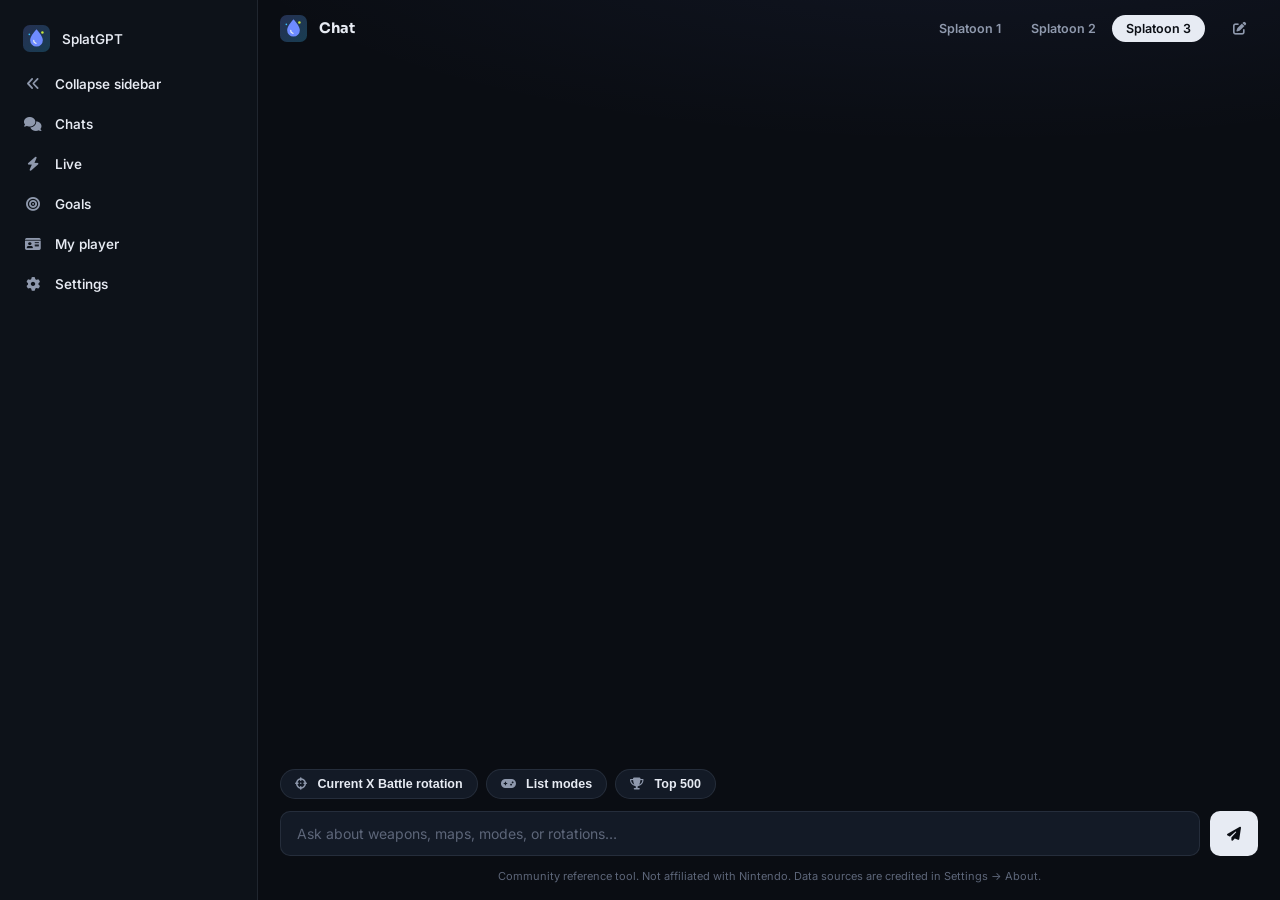
<file: index.html>
<!DOCTYPE html>
<html lang="en">
<head>
  <meta charset="UTF-8" />
  <meta name="viewport" content="width=device-width, initial-scale=1.0" />
  <title>SplatGPT — Splatoon Knowledge Assistant</title>
  <link rel="icon" href="coolsite/logo.svg" type="image/svg+xml" />
  <link rel="preconnect" href="https://fonts.googleapis.com" />
  <link rel="preconnect" href="https://fonts.gstatic.com" crossorigin />
  <link href="https://fonts.googleapis.com/css2?family=Inter:wght@400;500;600;700&family=Sora:wght@600;700;800&display=swap" rel="stylesheet" />
  <link rel="stylesheet" href="https://cdnjs.cloudflare.com/ajax/libs/font-awesome/6.5.2/css/all.min.css" />
  <link rel="stylesheet" href="styles.css?v=220" />
  <meta name="description" content="SplatGPT: a static knowledge assistant for Splatoon 1/2/3. Local data, live rotations via splatoon3.ink, Top 500 via splatnet3-scraper snapshots." />
</head>
<body>
  <div id="app">
    <aside id="sidebar">
      <button id="brand" title="SplatGPT — expand sidebar">
        <img class="brand-logo" src="coolsite/logo.svg" alt="" />
        <span class="label">SplatGPT</span>
      </button>

      <button id="collapse-btn" title="Collapse sidebar">
        <i class="fa-solid fa-angles-left"></i>
        <span class="label">Collapse sidebar</span>
      </button>

      <button id="nav-chats" title="Chats">
        <i class="fa-solid fa-comments"></i>
        <span class="label">Chats</span>
        <span class="nav-count" id="nav-chat-count" hidden></span>
      </button>

      <button id="nav-live" title="Live">
        <i class="fa-solid fa-bolt"></i>
        <span class="label">Live</span>
      </button>

      <button id="nav-goals" title="Goals">
        <i class="fa-solid fa-bullseye"></i>
        <span class="label">Goals</span>
      </button>

      <button id="nav-me" title="My player">
        <i class="fa-solid fa-id-card"></i>
        <span class="label">My player</span>
      </button>

      <button id="nav-settings" title="Settings">
        <i class="fa-solid fa-gear"></i>
        <span class="label">Settings</span>
      </button>

      <div class="side-footer" id="notif-footer" hidden>
        <button id="nav-notifs" title="Notifications">
          <i class="fa-solid fa-bell"></i>
          <span class="label">Notifications</span>
          <span class="notif-badge" id="notif-badge" hidden></span>
        </button>
      </div>
    </aside>

    <div id="pill-nav" aria-label="Navigation">
      <button id="pill-brand" title="SplatGPT — home"><span class="pill-ico"><img class="brand-logo" src="coolsite/logo.svg" alt="" /></span><span class="label">SplatGPT</span></button>
      <span class="pill-sep"></span>
      <button id="pill-chats" title="Chats"><span class="pill-ico"><i class="fa-solid fa-comments"></i><span class="nav-count" id="pill-chat-count" hidden></span></span><span class="label">Chats</span></button>
      <button id="pill-live" title="Live"><span class="pill-ico"><i class="fa-solid fa-bolt"></i></span><span class="label">Live</span></button>
      <button id="pill-goals" title="Goals"><span class="pill-ico"><i class="fa-solid fa-bullseye"></i></span><span class="label">Goals</span></button>
      <button id="pill-me" title="My player"><span class="pill-ico"><i class="fa-solid fa-id-card"></i></span><span class="label">My player</span></button>
      <button id="pill-settings" title="Settings"><span class="pill-ico"><i class="fa-solid fa-gear"></i></span><span class="label">Settings</span></button>
      <button id="pill-notifs" title="Notifications" hidden><span class="pill-ico"><i class="fa-solid fa-bell"></i><span class="notif-badge" id="pill-notif-badge" hidden></span></span><span class="label">Alerts</span></button>
    </div>

    <main id="main">
      <header id="topbar">
        <img class="top-logo" src="coolsite/logo.svg" alt="SplatGPT logo" />
        <div class="top-title" id="view-title">Chat</div>
        <div class="game-toggle" role="tablist" aria-label="Select game">
          <button data-game="Splatoon1" role="tab">Splatoon 1</button>
          <button data-game="Splatoon2" role="tab">Splatoon 2</button>
          <button data-game="Splatoon3" role="tab" class="active">Splatoon 3</button>
        </div>
        <div class="live-subtabs" id="topbar-subtabs" hidden>
          <button data-live-sec-btn="rotations" class="active"><i class="fa-solid fa-arrows-rotate"></i> Rotations</button>
          <button data-live-sec-btn="top500"><i class="fa-solid fa-trophy"></i> Top 500</button>
          <button data-live-sec-btn="salmon"><i class="fa-solid fa-fish"></i> Salmon Run</button>
          <button data-live-sec-btn="builds"><i class="fa-solid fa-shirt"></i> Builds</button>
        </div>
        <button id="refresh-live" class="icon-btn" title="Refresh" hidden><i class="fa-solid fa-rotate-right"></i></button>
        <button id="topbar-new" class="icon-btn" title="New chat"><i class="fa-solid fa-pen-to-square"></i></button>
      </header>

      <!-- Chat view -->
      <section id="view-chat" class="view">
        <div id="chat"></div>
        <div id="suggestions">
          <button data-q="What is the current X Battle rotation?"><i class="fa-solid fa-crosshairs"></i> Current X Battle rotation</button>
          <button data-q="List all modes"><i class="fa-solid fa-gamepad"></i> List modes</button>
          <button data-q="Show the Top 500 X leaderboard"><i class="fa-solid fa-trophy"></i> Top 500</button>
        </div>
        <form id="input-bar">
          <input id="input" autocomplete="off" placeholder="Ask about weapons, maps, modes, or rotations…" />
          <button type="submit" aria-label="Send"><i class="fa-solid fa-paper-plane"></i></button>
        </form>
        <div class="disclaimer">Community reference tool. Not affiliated with Nintendo. Data sources are credited in Settings → About. <span id="app-version"></span></div>
      </section>

      <!-- Live view -->
      <section id="view-live" class="view" hidden>
        <div class="page">
          <div id="live-sec-rotations">
            <p class="muted">What's live right now — open a card for the full day ahead.</p>
            <div id="rotations-grid"></div>
          </div>
          <div id="live-sec-top500" hidden>
            <p class="muted">Latest full Top 500 per mode and division.</p>
            <div id="live-top500-box"></div>
          </div>
          <div id="live-sec-salmon" hidden>
            <p class="muted">Current and next Grizzco shifts.</p>
            <div id="live-salmon-grid"></div>
          </div>
          <div id="live-sec-builds" hidden>
            <div class="bb-bar">
              <div class="bb-find">
                <i class="fa-solid fa-magnifying-glass"></i>
                <input id="bb-search" type="text" autocomplete="off" placeholder="Search a weapon…" aria-label="Search a weapon" />
                <div id="bb-results" class="bb-results" hidden></div>
              </div>
              <div class="bb-sort" role="group" aria-label="Sort kits">
                <button data-bb-sort="popular" class="active">Most edited</button>
                <button data-bb-sort="new">Newest</button>
                <button data-bb-sort="name">A–Z</button>
              </div>
              <span id="bb-status" class="bb-count"></span>
            </div>
            <div id="bb-summary"></div>
            <div id="bb-grid" class="builds-browser"></div>
            <div class="bb-more"><button id="bb-more" hidden><i class="fa-solid fa-chevron-down"></i> Show more</button></div>
          </div>
        </div>
      </section>

      <!-- Home view: user-arranged dashboard of widgets -->
      <section id="view-home" class="view" hidden>
        <div class="page wide">
          <div class="page-actions">
            <button id="home-edit" class="primary"><i class="fa-solid fa-pen"></i> <span id="home-edit-label">Edit layout</span></button>
            <span id="home-hint" class="count-pill">Drag to move · corner to resize · double-click to remove</span>
          </div>
          <div id="home-editbar" hidden>
            <button id="home-add" class="primary"><i class="fa-solid fa-plus"></i> Add widget</button>
            <label class="snap-toggle"><input type="checkbox" id="home-snap" /> <span>Snap to grid</span></label>
            <button id="home-reset"><i class="fa-solid fa-rotate-left"></i> Reset layout</button>
            <span class="muted">Click to add:</span>
            <div class="chips" id="home-shelf-list"></div>
          </div>
          <div id="home-canvas"><div id="home-grid" class="home-grid"></div></div>
        </div>
      </section>

      <!-- Chats view -->
      <section id="view-chats" class="view" hidden>
        <div class="page">
          <div class="page-actions">
            <button id="chats-new" class="primary"><i class="fa-solid fa-plus"></i> New chat</button>
            <span id="recents-count" class="count-pill"></span>
            <button id="clear-chats"><i class="fa-solid fa-trash-can"></i> Clear all</button>
          </div>
          <p class="muted">Every conversation, stored locally in this browser. Start a new one or pick up where you left off.</p>
          <div id="recents-list"></div>
        </div>
      </section>

      <!-- Settings view -->
      <section id="view-settings" class="view" hidden>
        <div class="page">
          <p class="muted">Stored locally in this browser only. Nothing leaves your device except the public APIs the app already uses.</p>

          <div class="settings-card">
            <h3><i class="fa-solid fa-palette"></i> Appearance</h3>
            <label class="field"><span>Theme</span>
              <select id="setting-theme">
                <option value="dark">Dark</option>
                <option value="light">Light</option>
              </select>
            </label>
            <div class="field"><span>Accent</span>
              <div class="swatches">
                <button data-accent-pick="ink" title="Ink blue"><i class="fa-solid fa-droplet"></i> Ink</button>
                <button data-accent-pick="turf" title="Turf lime"><i class="fa-solid fa-flag"></i> Turf</button>
                <button data-accent-pick="magenta" title="Magenta"><i class="fa-solid fa-fire"></i> Magenta</button>
                <button data-accent-pick="aqua" title="Aqua"><i class="fa-solid fa-fish"></i> Aqua</button>
                <button data-accent-pick="gold" title="Gold"><i class="fa-solid fa-medal"></i> Gold</button>
                <button data-accent-pick="violet" title="Violet"><i class="fa-solid fa-gem"></i> Violet</button>
              </div>
            </div>
            <div class="field"><span>Custom</span>
              <div class="row" style="margin-top:0">
                <input type="color" id="setting-custom-color" class="color-pick" value="#6e8bff" title="Pick a custom accent color" />
                <span class="muted">Pick any color to use it as the accent.</span>
              </div>
            </div>
            <div class="field"><span>Tour</span>
              <div class="row" style="margin-top:0">
                <button id="setting-tour"><i class="fa-solid fa-route"></i> Replay guided tour</button>
              </div>
            </div>
          </div>

          <div class="settings-card">
            <h3><i class="fa-solid fa-compass"></i> Navigation</h3>
            <p class="muted">Use the full sidebar, or a floating pill docked to an edge. The pill shows icons only until you hover it.</p>
            <div class="field"><span>Style</span>
              <div class="swatches" id="nav-style-picks">
                <button data-nav-mode="sidebar" title="Full sidebar"><i class="fa-solid fa-table-columns"></i> Sidebar</button>
                <button data-nav-mode="pill" title="Floating pill"><i class="fa-solid fa-circle"></i> Pill</button>
              </div>
            </div>
            <div class="field" id="nav-pos-field"><span>Pill position</span>
              <div class="swatches" id="nav-pos-picks">
                <button data-nav-pos="top" title="Dock top"><i class="fa-solid fa-arrow-up"></i> Top</button>
                <button data-nav-pos="left" title="Dock left"><i class="fa-solid fa-arrow-left"></i> Left</button>
                <button data-nav-pos="right" title="Dock right"><i class="fa-solid fa-arrow-right"></i> Right</button>
                <button data-nav-pos="bottom" title="Dock bottom"><i class="fa-solid fa-arrow-down"></i> Bottom</button>
              </div>
            </div>
            <div class="field"><span>Home page</span>
              <div class="row" style="margin-top:0">
                <button id="setting-home-open"><i class="fa-solid fa-table-cells-large"></i> Open Home</button>
                <button id="setting-home-reset"><i class="fa-solid fa-rotate-left"></i> Reset layout</button>
              </div>
              <label class="field"><span>Open on launch</span>
                <select id="setting-home-launch">
                  <option value="home">Home dashboard</option>
                  <option value="chat">Chat</option>
                </select>
              </label>
              <p class="muted" style="margin-top:8px">Widgets are arranged by drag, resized from their corner handle, and saved in this browser.</p>
            </div>
          </div>

          <div class="settings-card">
            <h3><i class="fa-solid fa-cloud-arrow-down"></i> Build fetcher</h3>
            <p class="muted">Community kits come from a snapshot of <a href="https://sendou.ink/builds" target="_blank" rel="noopener">sendou.ink/builds</a>. Pick the size below — heavy downloads 220 kits for all 77 weapons (16,389 total). Turn it off to skip the download entirely; the app then links out to sendou.ink instead of showing kits.</p>
            <label class="field"><span>Download builds</span>
              <select id="setting-builds">
                <option value="startup">At startup (recommended)</option>
                <option value="ondemand">On demand — only when a build question is asked</option>
                <option value="off">Off — just link to sendou.ink</option>
              </select>
            </label>
            <label class="field"><span>How much to download</span>
              <select id="setting-builds-size">
                <option value="1">Light — 1.3 MB · 3,080 kits · 40 per weapon</option>
                <option value="large">Heavy — 7.2 MB · 16,389 kits · 220 per weapon</option>
              </select>
            </label>
            <div class="row">
              <button id="setting-builds-now"><i class="fa-solid fa-download"></i> Fetch now</button>
              <button id="setting-builds-forget"><i class="fa-solid fa-eraser"></i> Clear cache</button>
              <span id="setting-builds-state" class="muted">Checking…</span>
            </div>
          </div>

          <div class="settings-card">
            <h3><i class="fa-solid fa-id-card"></i> My player card</h3>
            <p class="muted">Save the SplatTag name and the 8-digit SplatNet ID shown under your profile in the app. Used to track yourself in Top 500 boards and goals.</p>
            <label class="field"><span>SplatTag name</span>
              <input id="setting-player-name" type="text" autocomplete="off" placeholder="e.g. omar" />
            </label>
            <label class="field"><span>SplatNet ID</span>
              <input id="setting-player-id" type="text" inputmode="numeric" autocomplete="off" placeholder="e.g. 4871556901" maxlength="12" />
            </label>
            <div class="row">
              <button id="setting-player-save" class="primary"><i class="fa-solid fa-floppy-disk"></i> Save</button>
              <button id="setting-player-clear"><i class="fa-solid fa-eraser"></i> Clear</button>
              <span id="setting-player-saved" class="muted"></span>
            </div>
          </div>

          <div class="settings-card">
            <h3><i class="fa-solid fa-address-card"></i> About you</h3>
            <p class="muted">Tell me once and I'll remember it across chats — used to tailor answers. Stored in this browser only.</p>
            <label class="field"><span>Name or nickname</span>
              <input id="setting-me-name" type="text" autocomplete="off" placeholder="What should I call you?" />
            </label>
            <label class="field"><span>Main weapon</span>
              <input id="setting-me-weapon" type="text" autocomplete="off" placeholder="e.g. Splattershot, N-ZAP '89" list="weapon-names" />
            </label>
            <label class="field"><span>Favourite mode</span>
              <input id="setting-me-mode" type="text" autocomplete="off" placeholder="e.g. Splat Zones, Anarchy Battle" />
            </label>
            <label class="field"><span>Division</span>
              <select id="setting-me-div">
                <option value="">Not set</option>
                <option value="Takoroka">Takoroka</option>
                <option value="Tentatek">Tentatek</option>
              </select>
            </label>
            <label class="field"><span>Experience</span>
              <select id="setting-me-skill">
                <option value="">Not set</option>
                <option value="casual">Casual / low stakes</option>
                <option value="regular">Regular player</option>
                <option value="competitive">Competitive grinder</option>
              </select>
            </label>
            <div class="field"><span>Preferences</span>
              <div class="chips" id="setting-me-style-chips"></div>
              <div class="row" style="margin-top:8px">
                <input id="setting-me-style" type="text" autocomplete="off" placeholder="Add a preference, e.g. no long monologues" />
                <button id="setting-me-style-add"><i class="fa-solid fa-plus"></i></button>
              </div>
            </div>
            <div class="row">
              <button id="setting-me-save" class="primary"><i class="fa-solid fa-floppy-disk"></i> Save</button>
              <span id="setting-me-saved" class="muted"></span>
            </div>
          </div>

          <div class="settings-card">
            <h3><i class="fa-solid fa-key"></i> sendou.ink API token <span class="tag">optional</span></h3>
            <p class="muted">Build pages need no token. Token-gated lookups (user profiles, tournaments) need a free personal token from <a href="https://sendou.ink/api" target="_blank" rel="noopener">sendou.ink/api</a>. It is kept in localStorage and only sent to sendou.ink.</p>
            <label class="field"><span>Token</span>
              <input id="setting-sendou-token" type="password" autocomplete="off" placeholder="Paste token…" />
            </label>
            <div class="row">
              <button id="setting-save-token"><i class="fa-solid fa-floppy-disk"></i> Save token</button>
              <button id="setting-clear-token"><i class="fa-solid fa-eraser"></i> Remove</button>
              <span id="setting-saved" class="muted"></span>
            </div>
          </div>

          <div class="settings-card">
            <h3><i class="fa-solid fa-user-astronaut"></i> What the app knows about you</h3>
            <div id="profile-box"><p class="muted">Loading…</p></div>
            <div class="row">
              <button id="profile-reset"><i class="fa-solid fa-eraser"></i> Reset learned preferences</button>
            </div>
          </div>

          <div class="settings-card">
            <h3><i class="fa-solid fa-circle-info"></i> About</h3>
            <p class="muted">Terms of use, data sources, and credits.</p>
            <div class="row">
              <button id="open-about"><i class="fa-solid fa-arrow-right"></i> Open About</button>
            </div>
          </div>

          <div class="settings-card danger">
            <h3><i class="fa-solid fa-triangle-exclamation"></i> Local data</h3>
            <div class="row">
              <button id="setting-wipe"><i class="fa-solid fa-trash-can"></i> Erase chats & settings on this device</button>
            </div>
          </div>
        </div>
      </section>
      <!-- About view (full page, opened from Settings) -->
      <section id="view-about" class="view" hidden>
        <div class="page">
          <div class="page-actions">
            <button id="about-back" class="back-btn"><i class="fa-solid fa-arrow-left"></i> Back</button>
          </div>
          <div class="settings-card">
            <h3><i class="fa-solid fa-file-lines"></i> What is this?</h3>
            <p class="muted">SplatGPT is a fan-made, static reference-based assistant for Splatoon 1, 2, and 3. It searches community created datasets, shows live rotations, archived X rankings, and links to competitive build resources. There is no account system and no server: the site is static files, and your chats, settings, and what it learns about you stay in this browser and are private.</p>
          </div>
          <div class="settings-card">
            <h3><i class="fa-solid fa-scale-balanced"></i> Terms of use</h3>
            <p class="muted">This is an unofficial fan project. Not affiliated with, endorsed, or sponsored by Nintendo. Splatoon and all related game content are trademarks of Nintendo. Data is provided as-is for reference; rotations, rankings, and builds can change at any time. Do not enter Nintendo, sendou.ink, or other account passwords here — the only token this app accepts is a sendou.ink read token, stored locally and sent only to sendou.ink.</p>
          </div>
          <div class="settings-card">
            <h3><i class="fa-solid fa-database"></i> Data sources & credits</h3>
            <p class="muted"><ul>
              <li>Local datasets (community-contributed data on weapons, maps, modes, story mode, etc)</li>
              <li>Mined game parameters and text (weapon stats, kits, gear, abilities, Salmonids): <a href="https://gitlab.com/AeonSake2/splat3-data" target="_blank" rel="noopener">splat3-data</a>, imported via <code>scripts/import_gamedata.py</code></li>
              <li>Live rotations, salmon run shifts, icons, and X Battle data from <a href="https://splatoon3.ink" target="_blank" rel="noopener">splatoon3.ink</a></li>
              <li>Ranking snapshots: SplatNet 3 via <a href="https://github.com/cesaregarza/SplatNet3_Scraper" target="_blank" rel="noopener">splatnet3-scraper</a></li>
              <li>Community build kits: scraped ahead of time from <a href="https://sendou.ink/builds" target="_blank" rel="noopener">sendou.ink/builds</a> by <code>scripts/fetch_builds.py</code> and served from <code>data/builds.json</code> (sendou.ink is AGPL-3.0; its data is credited here and linked from every build card). sendou.ink sets no CORS headers, so builds are snapshotted at build time rather than fetched live. Refreshed daily by the <code>update-builds</code> GitHub Action.</li>
              <li>Gear and ability reference cross-checked against <a href="https://stat.ink" target="_blank" rel="noopener">stat.ink</a>'s public API; gear and ability images via the sendou.ink public asset CDN</li>
              <li>Your chats, notes and learned preferences never leave this browser</li>
              <li>Some icons from Font Awesome.</li>
            </ul></p>
          </div>
          <div class="settings-card">
            <h3><i class="fa-solid fa-handshake-angle"></i> Contributing</h3>
            <p class="muted">Contributing is currently not supported.</p>
          </div>
        </div>
      </section>
      <!-- My player view -->
      <section id="view-me" class="view" hidden>
        <div class="page narrow">
          <div class="page-actions">
            <button id="me-back" class="back-btn"><i class="fa-solid fa-arrow-left"></i> Back</button>
            <button id="me-edit" class="primary"><i class="fa-solid fa-pen"></i> Edit</button>
          </div>
          <div id="me-editor" class="settings-card" hidden>
            <h3><i class="fa-solid fa-id-card"></i> Edit your player card</h3>
            <p class="muted">The SplatTag under your name in-game, and the ID shown on your SplatNet profile. Stored in this browser only.</p>
            <label class="field"><span>SplatTag name</span>
              <input id="me-edit-name" type="text" autocomplete="off" placeholder="e.g. omar" />
            </label>
            <label class="field"><span>SplatNet ID</span>
              <input id="me-edit-id" type="text" inputmode="numeric" autocomplete="off" placeholder="e.g. 4871556901" maxlength="12" />
            </label>
            <label class="field"><span>Division</span>
              <select id="me-edit-div">
                <option value="">Not sure — search both</option>
                <option value="Takoroka">Takoroka</option>
                <option value="Tentatek">Tentatek</option>
              </select>
            </label>
            <div class="row">
              <button id="me-edit-save" class="primary"><i class="fa-solid fa-floppy-disk"></i> Save</button>
              <button id="me-edit-cancel"><i class="fa-solid fa-xmark"></i> Cancel</button>
              <span id="me-edit-msg" class="muted"></span>
            </div>
          </div>
          <div id="me-card"></div>
          <div class="settings-card">
            <h3><i class="fa-solid fa-magnifying-glass"></i> Find me on the boards</h3>
            <p class="muted">Looks your SplatTag up in the latest X Power Top 500 for each mode. Set your name or ID in Settings → My player card.</p>
            <div class="row">
              <button id="me-lookup"><i class="fa-solid fa-trophy"></i> Look me up</button>
              <span id="me-lookup-state" class="muted"></span>
            </div>
            <div id="me-lookup-out"></div>
          </div>
          <div class="settings-card">
            <h3><i class="fa-solid fa-bell"></i> Alerts for you</h3>
            <p class="muted">Watching your own boards reuses the same alert system as any other player: when your rank or X Power moves between checks, the bell shows up in navigation. Nothing is polled while the tab is closed.</p>
          </div>
        </div>
      </section>
      <!-- Notifications view -->
      <section id="view-notifs" class="view" hidden>
        <div class="page">
          <div class="page-actions">
            <button id="notifs-clear"><i class="fa-solid fa-trash-can"></i> Clear all</button>
          </div>
          <p class="muted">Rank alerts for watched players. Open a Top 500 name, then Watch, to get them.</p>
          <div id="notifs-list"></div>
        </div>
      </section>
      <!-- Full day-ahead schedule view -->
      <section id="view-schedule" class="view" hidden>
        <div class="page">
          <div class="page-actions">
            <button id="schedule-back" class="back-btn"><i class="fa-solid fa-arrow-left"></i> Back</button>
          </div>
          <p class="muted">Every upcoming rotation for this mode, furthest first — up to 10 ahead.</p>
          <div id="schedule-detail"></div>
        </div>
      </section>
      <!-- Goals view -->
      <section id="view-goals" class="view" hidden>
        <div class="page">
          <div class="page-actions">
            <button id="goal-new"><i class="fa-solid fa-plus"></i> New goal</button>
          </div>
          <p class="muted">Chase an X Power, a rank, or your own grind — with live board context and pace estimates.</p>
          <div id="goals-list"></div>
        </div>
      </section>
      <!-- New goal view (full page) -->
      <section id="view-goal-new" class="view" hidden>
        <div class="page narrow">
          <div class="page-actions">
            <button id="goal-back" class="back-btn"><i class="fa-solid fa-arrow-left"></i> Back</button>
          </div>
          <div class="settings-card">
            <h3><i class="fa-solid fa-bullseye"></i> New goal</h3>
            <label class="field"><span>Type</span>
              <select id="goal-type">
                <option value="xpower">X Power target</option>
                <option value="rank">Rank target</option>
                <option value="top500">Top 500 entry (live cutoff)</option>
                <option value="custom">Custom (badges, wins…)</option>
                <option value="quest">Quest (checklist, no numbers)</option>
              </select>
            </label>
            <div id="goal-xfields">
              <label class="field"><span>Mode</span>
                <select id="goal-mode">
                  <option value="splatzones">Splat Zones</option>
                  <option value="towercontrol">Tower Control</option>
                  <option value="rainmaker">Rainmaker</option>
                  <option value="clamblitz">Clam Blitz</option>
                </select>
              </label>
              <label class="field"><span>Division</span>
                <select id="goal-div">
                  <option value="p">Takoroka</option>
                  <option value="a">Tentatek</option>
                </select>
              </label>
            </div>
            <div id="goal-custom-fields" hidden>
              <label class="field"><span>Name</span>
                <input id="goal-title" type="text" autocomplete="off" placeholder="e.g. Grizzco badge grind" />
              </label>
              <label class="field" id="goal-unit-row"><span>Unit</span>
                <input id="goal-unit" type="text" autocomplete="off" placeholder="e.g. wins" />
              </label>
            </div>
            <div id="goal-quest-fields" hidden>
              <label class="field"><span>Steps</span>
                <textarea id="goal-steps" rows="4" placeholder="One step per line, e.g.&#10;Reach S+ in Anarchy&#10;Try three different weapons&#10;Win a match without getting splatted"></textarea>
              </label>
            </div>
            <label class="field" id="goal-current-row"><span>Current</span>
              <input id="goal-current" type="number" inputmode="decimal" placeholder="Where you are now" />
            </label>
            <label class="field" id="goal-current-xp-row" hidden><span>Current XP</span>
              <input id="goal-current-xp" type="number" inputmode="decimal" placeholder="Your XP right now (for rank goals)" />
            </label>
            <label class="field" id="goal-target-row"><span>Target</span>
              <input id="goal-target" type="number" inputmode="decimal" placeholder="Where you want to be" />
            </label>
            <div class="row" id="goal-rank-picks" hidden>
              <button data-rank-pick="10" type="button">Top 10</button>
              <button data-rank-pick="100" type="button">Top 100</button>
              <button data-rank-pick="500" type="button">Top 500</button>
            </div>
            <div class="row">
              <button id="goal-create"><i class="fa-solid fa-check"></i> Create goal</button>
              <span id="goal-err" class="muted"></span>
            </div>
          </div>
          <div class="settings-card">
            <h3><i class="fa-solid fa-lightbulb"></i> Tips</h3>
            <p class="muted">First X Power goal? Set something like 2000 — the card will build you a starter plan with meta weapons and milestones. Rank goals track from your current rank. Custom goals count upward from zero.</p>
          </div>
        </div>
      </section>
      <!-- Player detail view -->
      <section id="view-player" class="view" hidden>
        <div class="page narrow">
          <div class="page-actions">
            <button id="player-back" class="back-btn"><i class="fa-solid fa-arrow-left"></i> Back</button>
          </div>
          <div id="player-detail"></div>
        </div>
      </section>
      <!-- Goal detail view (own chat per goal) -->
      <section id="view-goal-detail" class="view" hidden>
        <div class="page narrow">
          <div class="page-actions">
            <button id="goal-detail-back" class="back-btn"><i class="fa-solid fa-arrow-left"></i> Back</button>
          </div>
          <div id="goal-detail-head"></div>
          <div id="goal-chat"></div>
          <div id="goal-quick"></div>
          <form id="goal-chat-form">
            <input id="goal-chat-input" autocomplete="off" placeholder="Talk it out, or type “log 2150”…" />
            <button type="submit" aria-label="Send"><i class="fa-solid fa-paper-plane"></i></button>
          </form>
          <div class="disclaimer">Your goal coach. Kind, honest, and only as smart as your logs — keep them fresh.</div>
        </div>
      </section>
    </main>
  </div>
  <script src="main.js?v=220"></script>
</body>
</html>
</file>
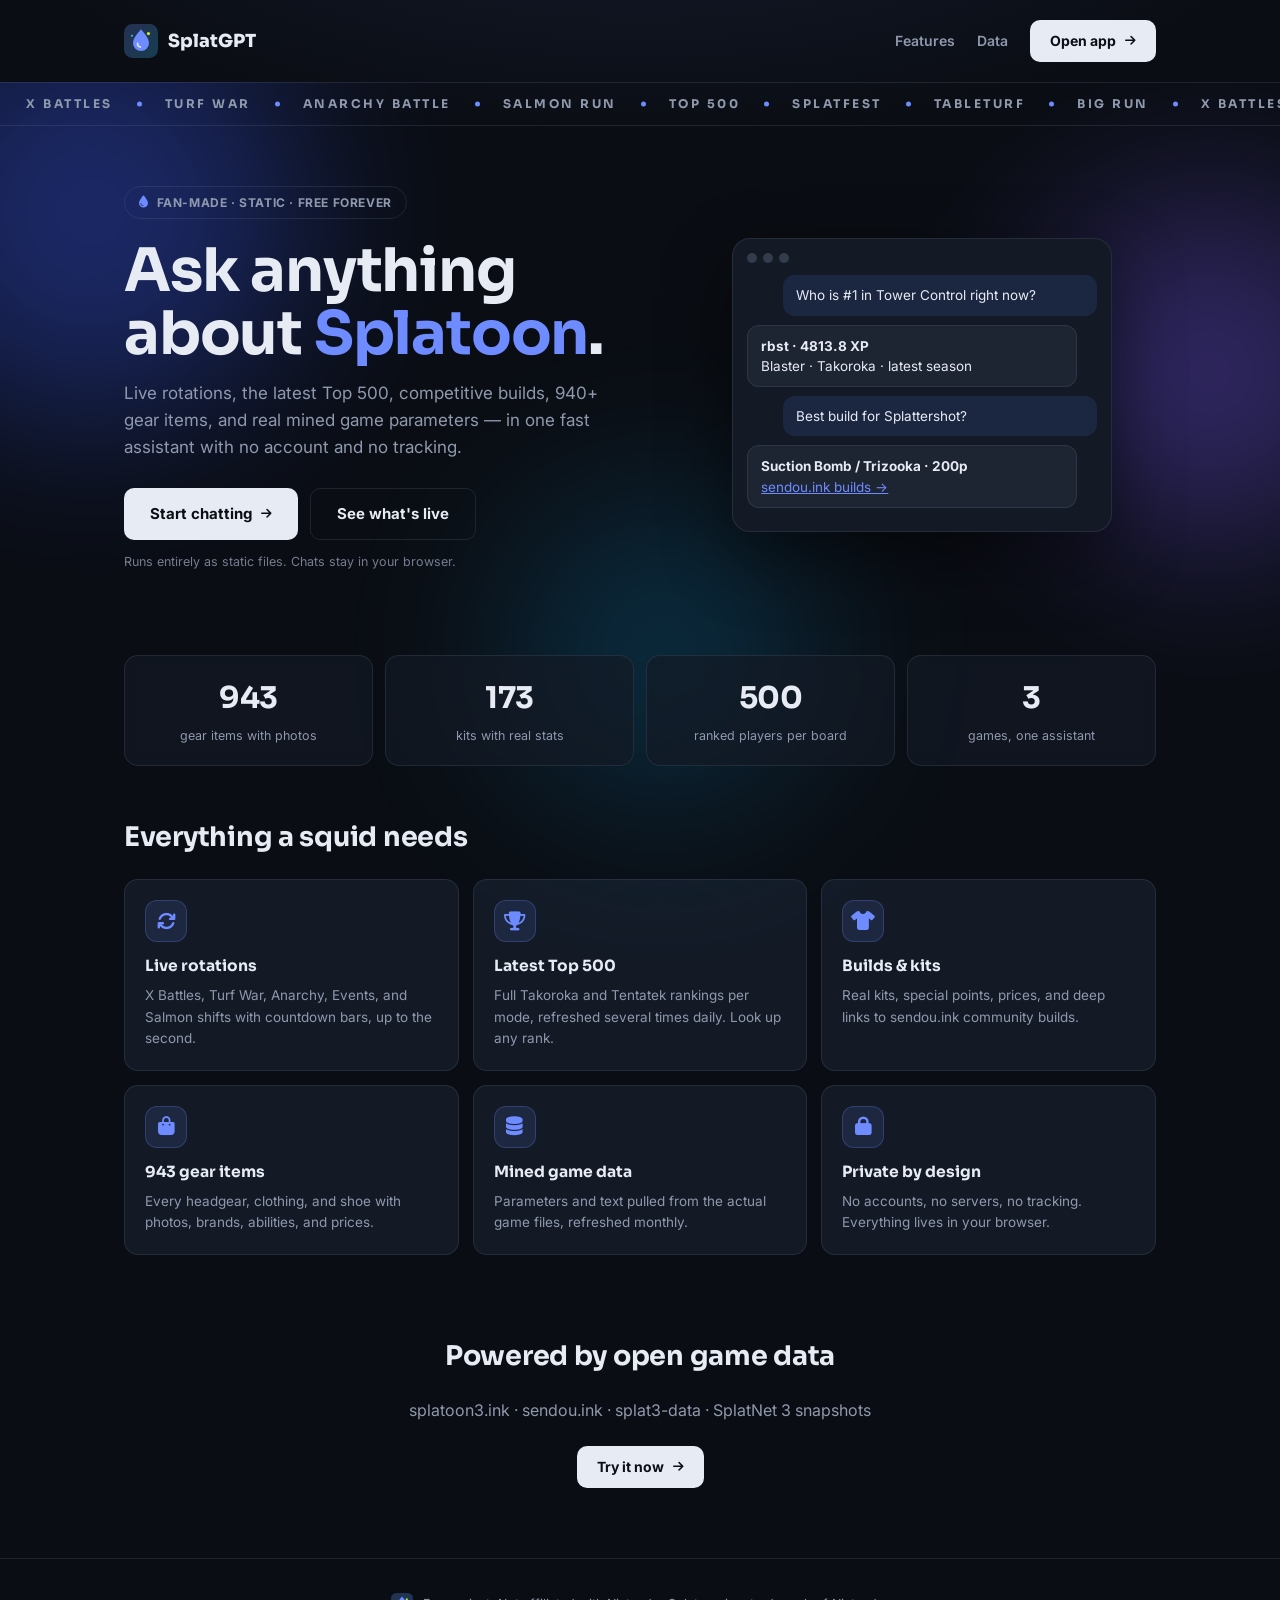
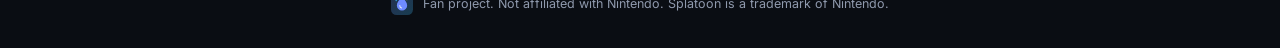
<file: coolsite/index.html>
<!DOCTYPE html>
<html lang="en">
<head>
  <meta charset="UTF-8" />
  <meta name="viewport" content="width=device-width, initial-scale=1.0" />
  <title>SplatGPT — Ask anything about Splatoon</title>
  <meta name="description" content="SplatGPT is a fan-made static assistant for Splatoon 1, 2, and 3: live rotations, Top 500, builds, gear, and game data." />
  <link rel="icon" href="logo.svg" type="image/svg+xml" />
  <link rel="preconnect" href="https://fonts.googleapis.com" />
  <link rel="preconnect" href="https://fonts.gstatic.com" crossorigin />
  <link href="https://fonts.googleapis.com/css2?family=Inter:wght@400;500;600;700&family=Sora:wght@600;700;800&display=swap" rel="stylesheet" />
  <link rel="stylesheet" href="https://cdnjs.cloudflare.com/ajax/libs/font-awesome/6.5.2/css/all.min.css" />
  <link rel="stylesheet" href="styles.css" />
</head>
<body>
  <header class="nav">
    <a class="brand" href="./"><img src="logo.svg" alt="SplatGPT logo" /> SplatGPT</a>
    <nav>
      <a href="#features">Features</a>
      <a href="#data">Data</a>
      <a class="btn" href="../index.html">Open app <i class="fa-solid fa-arrow-right"></i></a>
    </nav>
  </header>

  <main>
    <div class="orbs"><span class="orb a"></span><span class="orb b"></span><span class="orb c"></span></div>
    <div class="ticker"><div class="ticker-track">
      <span>X Battles</span><span>Turf War</span><span>Anarchy Battle</span><span>Salmon Run</span><span>Top 500</span><span>Splatfest</span><span>Tableturf</span><span>Big Run</span>
      <span>X Battles</span><span>Turf War</span><span>Anarchy Battle</span><span>Salmon Run</span><span>Top 500</span><span>Splatfest</span><span>Tableturf</span><span>Big Run</span>
    </div></div>
    <section class="hero">
      <div class="hero-copy">
        <span class="kicker"><i class="fa-solid fa-droplet"></i> Fan-made · Static · Free forever</span>
        <h1>Ask anything<br />about <span class="hl">Splatoon</span>.</h1>
        <p class="lede">Live rotations, the latest Top 500, competitive builds, 940+ gear items, and real mined game parameters — in one fast assistant with no account and no tracking.</p>
        <div class="cta-row">
          <a class="btn big" href="../index.html">Start chatting <i class="fa-solid fa-arrow-right"></i></a>
          <a class="btn ghost big" href="../index.html#live">See what's live</a>
        </div>
        <p class="tiny">Runs entirely as static files. Chats stay in your browser.</p>
      </div>
      <div class="hero-demo">
        <div class="demo-window">
          <div class="demo-bar"><span></span><span></span><span></span></div>
          <div class="demo-msg you">Who is #1 in Tower Control right now?</div>
          <div class="demo-msg bot"><b>rbst · 4813.8 XP</b><br />Blaster · Takoroka · latest season</div>
          <div class="demo-msg you">Best build for Splattershot?</div>
          <div class="demo-msg bot"><b>Suction Bomb / Trizooka · 200p</b><br /><a href="https://sendou.ink/builds/splattershot">sendou.ink builds →</a></div>
        </div>
      </div>
    </section>

    <section class="stats">
      <div><b>943</b><span>gear items with photos</span></div>
      <div><b>173</b><span>kits with real stats</span></div>
      <div><b>500</b><span>ranked players per board</span></div>
      <div><b>3</b><span>games, one assistant</span></div>
    </section>

    <section id="features" class="features">
      <h2>Everything a squid needs</h2>
      <div class="grid">
        <div class="card"><i class="fa-solid fa-arrows-rotate"></i><h3>Live rotations</h3><p>X Battles, Turf War, Anarchy, Events, and Salmon shifts with countdown bars, up to the second.</p></div>
        <div class="card"><i class="fa-solid fa-trophy"></i><h3>Latest Top 500</h3><p>Full Takoroka and Tentatek rankings per mode, refreshed several times daily. Look up any rank.</p></div>
        <div class="card"><i class="fa-solid fa-shirt"></i><h3>Builds & kits</h3><p>Real kits, special points, prices, and deep links to sendou.ink community builds.</p></div>
        <div class="card"><i class="fa-solid fa-bag-shopping"></i><h3>943 gear items</h3><p>Every headgear, clothing, and shoe with photos, brands, abilities, and prices.</p></div>
        <div class="card"><i class="fa-solid fa-database"></i><h3>Mined game data</h3><p>Parameters and text pulled from the actual game files, refreshed monthly.</p></div>
        <div class="card"><i class="fa-solid fa-lock"></i><h3>Private by design</h3><p>No accounts, no servers, no tracking. Everything lives in your browser.</p></div>
      </div>
    </section>

    <section id="data" class="sources">
      <h2>Powered by open game data</h2>
      <p>splatoon3.ink · sendou.ink · splat3-data · SplatNet 3 snapshots</p>
      <a class="btn" href="../index.html">Try it now <i class="fa-solid fa-arrow-right"></i></a>
    </section>
  </main>

  <footer>
    <img src="logo.svg" alt="" />
    <p>Fan project. Not affiliated with Nintendo. Splatoon is a trademark of Nintendo.</p>
  </footer>
</body>
</html>
</file>
<file: styles.css>
:root{
  --bg:#0a0d13; --sidebar:#0d1219; --surface:#131a26; --surface-2:#182032;
  --border:rgba(148,163,184,.14); --border-strong:rgba(148,163,184,.24);
  --text:#e7ebf3; --muted:#8f99ad; --faint:#5d6679;
  --accent:#6e8bff; --accent-soft:rgba(110,139,255,.12);
  --good:#34d399; --bad:#f87171;
  --r-sm:8px; --r-md:10px; --r-lg:14px;
  --shadow:0 1px 2px rgba(0,0,0,.45), 0 10px 28px rgba(0,0,0,.28);
  --font-body:"Inter",system-ui,-apple-system,"Segoe UI",Roboto,sans-serif;
  --font-display:"Sora","Inter",system-ui,sans-serif;
}
*{box-sizing:border-box}
html,body{height:100%}
body{margin:0;background:var(--bg);color:var(--text);font-family:var(--font-body);font-size:14.5px;line-height:1.6;-webkit-font-smoothing:antialiased}
a{color:var(--accent)}
h2,h3{font-family:var(--font-display);letter-spacing:-.01em}
::selection{background:rgba(110,139,255,.32)}
#app{display:flex;height:100vh;overflow:hidden}
/* ---------- sidebar ---------- */
#sidebar{width:258px;flex-shrink:0;background:var(--sidebar);border-right:1px solid var(--border);display:flex;flex-direction:column;padding:14px 10px;gap:2px;transition:width .18s ease}
#sidebar button{display:flex;align-items:center;gap:12px;width:100%;background:transparent;border:1px solid transparent;color:var(--text);padding:10px 12px;border-radius:var(--r-sm);cursor:pointer;font-size:13.5px;font-weight:550;font-family:var(--font-body);text-align:left;transition:background .12s ease,border-color .12s ease}
#sidebar button i{width:20px;text-align:center;color:var(--muted);font-size:14px;flex-shrink:0}
#sidebar button:hover{background:rgba(148,163,184,.08)}
#sidebar button.active{background:var(--accent-soft);border-color:rgba(110,139,255,.25)}
#sidebar button.active i{color:var(--accent)}
#brand{font-family:var(--font-display);font-size:15.5px;font-weight:800;padding:10px 12px 12px}
.brand-logo{width:27px;height:27px;flex-shrink:0}
#collapse-btn{color:var(--muted);font-size:12.5px}
#collapse-btn i{font-size:12px}
body.collapsed #sidebar{width:66px;padding:14px 8px}
body.collapsed #sidebar .label{display:none}
body.collapsed #sidebar button{justify-content:center;padding:10px 0}
body.collapsed #collapse-btn i{transform:rotate(180deg)}
/* ---------- main / topbar ---------- */
#main{flex:1;display:flex;flex-direction:column;min-width:0;background:radial-gradient(1100px 320px at 70% -80px,rgba(110,139,255,.07),transparent 70%),var(--bg)}
#topbar{display:flex;align-items:center;gap:12px;padding:11px 22px;border-bottom:1px solid transparent;background:transparent}
.top-logo{width:27px;height:27px;flex-shrink:0}
.top-title{font-family:var(--font-display);font-weight:700;font-size:14.5px}
#topbar-subtabs{margin-left:auto}
.game-toggle{margin-left:auto;display:flex;background:transparent;border:1px solid transparent;border-radius:999px;padding:3px;gap:2px}
.game-toggle[hidden]{display:none}
.game-toggle:hover{border-color:var(--border)}
.game-toggle button{border:0;background:transparent;color:var(--muted);padding:6px 14px;border-radius:999px;cursor:pointer;font-weight:600;font-size:12.5px;font-family:var(--font-body);transition:all .12s ease}
.game-toggle button:hover{color:var(--text)}
.game-toggle button.active{background:var(--text);color:#0b0e14}
/* ---------- views ---------- */
.view{flex:1;display:flex;flex-direction:column;min-height:0;overflow:hidden}
.view[hidden]{display:none !important}
#chat{flex:1;overflow-y:auto;padding:30px 22px 10px;display:flex;flex-direction:column;gap:16px;max-width:1240px;width:100%;margin:0 auto;scrollbar-width:thin;scrollbar-color:var(--border-strong) transparent}
.msg{display:flex;flex-direction:column;max-width:100%;animation:rise .22s ease}
@keyframes rise{from{opacity:0;transform:translateY(4px)}to{opacity:1;transform:none}}
.msg .role{font-size:10.5px;font-weight:700;letter-spacing:.8px;text-transform:uppercase;color:var(--faint);margin-bottom:6px}
.msg.user{align-items:flex-end}
.msg .bubble{background:var(--surface);border:1px solid var(--border);padding:14px 16px;border-radius:var(--r-md);line-height:1.62;max-width:92%;overflow-wrap:anywhere;box-shadow:0 1px 2px rgba(0,0,0,.35)}
.msg.user .bubble{background:#1b2740;border-color:rgba(110,139,255,.28)}
.msg .bubble h3{margin:0 0 6px;font-size:15px}
.msg .bubble h3 i{margin-right:7px}
.msg .bubble p{margin:8px 0;color:#c9d1e0}
.msg .bubble p:first-child{margin-top:0}
/* cards / tags */
.card-grid{display:grid;grid-template-columns:repeat(auto-fill,minmax(210px,1fr));gap:10px;margin-top:10px}
.mini-card{background:rgba(148,163,184,.05);border:1px solid var(--border);border-radius:var(--r-sm);padding:11px 12px;font-size:13.5px;line-height:1.55;transition:border-color .12s ease}
.mini-card:hover{border-color:var(--border-strong)}
.mini-card b{color:var(--text);font-weight:650}
/* ---------- weapon + detail widgets + carousel ---------- */
.weapon-widget{background:var(--surface);border:1px solid var(--border);border-radius:var(--r-lg);padding:18px;box-shadow:var(--shadow);animation:rise .25s ease}
.weapon-head{display:flex;gap:16px;align-items:center}
.weapon-photo-wrap{position:relative;width:96px;height:96px;flex-shrink:0}
.weapon-photo-wrap picture{display:block;width:100%;height:100%}
img.weapon-photo{width:96px;height:96px;object-fit:contain;background:rgba(148,163,184,.07);border:1px solid var(--border);border-radius:14px;padding:6px}
.weapon-photo-wrap .weapon-photo.fallback{position:absolute;inset:0;width:auto;height:auto;display:none}
.weapon-photo-wrap.no-img picture,.weapon-photo-wrap.no-img > img.weapon-photo{display:none}
.weapon-photo-wrap.no-img .weapon-photo.fallback{display:inline-flex}
span.weapon-photo.fallback{display:inline-flex;align-items:center;justify-content:center;color:var(--faint);font-size:26px;width:96px;height:96px;background:rgba(148,163,184,.07);border:1px solid var(--border);border-radius:14px;flex-shrink:0}
.weapon-headtext{min-width:0}
.weapon-class-row{margin-top:7px}
.weapon-class{display:inline-flex;align-items:center;gap:8px;font-size:11.5px;font-weight:750;letter-spacing:.8px;text-transform:uppercase;color:var(--accent);background:var(--accent-soft);border-radius:999px;padding:5px 13px}
.weapon-name{font-family:var(--font-display);font-weight:800;font-size:21px;letter-spacing:-.01em;overflow-wrap:anywhere}
.weapon-kit{display:flex;align-items:center;gap:10px;flex-wrap:wrap;color:var(--muted);font-weight:600;font-size:13.5px;margin-top:6px}
.kit-arrow{color:var(--faint)}
.stat-strip{display:flex;flex-wrap:wrap;align-items:center;gap:8px 10px;background:rgba(148,163,184,.06);border:1px solid var(--border);border-radius:var(--r-sm);padding:10px 14px;margin-top:14px;font-size:13px;color:var(--muted)}
.stat-strip b{color:var(--text);font-variant-numeric:tabular-nums}
.stat-strip .dot{color:var(--faint);font-size:10px}
.weapon-notes{color:var(--muted);font-size:13.5px;margin:12px 0 0}
.weapon-builds{display:inline-flex;align-items:center;gap:9px;margin-top:14px;font-weight:700;font-size:13.5px;color:var(--accent);text-decoration:none}
.weapon-builds:hover{text-decoration:underline}
.detail-widget{background:var(--surface);border:1px solid var(--border);border-radius:var(--r-lg);padding:18px;box-shadow:var(--shadow);animation:rise .25s ease}
.detail-top{display:flex;align-items:center;gap:12px}
.detail-icon{display:inline-flex;align-items:center;justify-content:center;width:40px;height:40px;border-radius:11px;background:var(--accent-soft);color:var(--accent);font-size:17px;flex-shrink:0}
.detail-name{flex:1;font-family:var(--font-display);font-weight:750;font-size:18px;min-width:0;overflow-wrap:anywhere}
.detail-body{color:var(--muted);font-size:14px;margin-top:10px;line-height:1.6}
.detail-body b{color:var(--text)}
.carousel-nav{display:inline-flex;align-items:center;gap:6px;margin-top:12px;background:var(--surface);border:1px solid var(--border);border-radius:999px;padding:5px 8px}
.carousel-nav button{background:transparent;border:1px solid transparent;color:var(--text);border-radius:999px;width:32px;height:32px;cursor:pointer;font-size:13px;display:inline-flex;align-items:center;justify-content:center}
.carousel-nav button:hover{border-color:var(--accent)}
.carousel-nav span{font-size:12.5px;font-weight:650;color:var(--muted);padding:0 8px;white-space:nowrap}
.tag{display:inline-block;font-size:11px;font-weight:600;padding:2px 9px;border-radius:999px;background:rgba(148,163,184,.1);border:1px solid var(--border);color:var(--muted);margin:2px 6px 2px 0}
/* suggestions + input */
#suggestions{display:flex;gap:8px;padding:6px 22px 2px;flex-wrap:wrap;max-width:1240px;width:100%;margin:0 auto}
#suggestions button{background:var(--surface);border:1px solid var(--border);color:var(--text);border-radius:999px;padding:7px 14px;cursor:pointer;font-size:12.5px;font-weight:600;transition:border-color .12s ease,transform .12s ease}
#suggestions button i{margin-right:7px;color:var(--muted);font-size:12px}
#suggestions button:hover{border-color:var(--accent);transform:translateY(-1px)}
#input-bar{display:flex;gap:10px;padding:10px 22px 4px;max-width:1240px;width:100%;margin:0 auto}
#input{flex:1;background:var(--surface);border:1px solid var(--border);color:var(--text);border-radius:var(--r-md);padding:13px 16px;font-size:14px;font-family:var(--font-body);outline:none;transition:border-color .12s ease,box-shadow .12s ease}
#input::placeholder{color:var(--faint)}
#input:focus{border-color:var(--accent);box-shadow:0 0 0 3px rgba(110,139,255,.15)}
#input-bar button{background:var(--text);color:#0b0e14;border:0;min-width:48px;border-radius:var(--r-md);cursor:pointer;font-size:14px;transition:transform .12s ease,opacity .12s ease}
#input-bar button:hover{transform:translateY(-1px)}
.disclaimer{font-size:11px;color:var(--faint);text-align:center;padding:8px 12px 14px}
.disclaimer code{background:rgba(148,163,184,.12);padding:1px 6px;border-radius:6px;font-size:10.5px}
/* ---------- pages ---------- */
.page{flex:1;overflow-y:auto;padding:30px 24px 40px;max-width:1020px;width:100%;margin:0 auto;scrollbar-width:thin}
.page-actions{display:flex;align-items:center;gap:12px;margin-bottom:4px}
.page-actions button{background:var(--surface);border:1px solid var(--border);color:var(--text);border-radius:var(--r-sm);padding:8px 14px;cursor:pointer;font-weight:600;font-size:13px;transition:border-color .12s ease}
.page-actions button:hover{border-color:var(--accent)}
.page-actions button i{margin-right:7px;color:var(--muted)}
.page-actions .count-pill{margin-right:auto}
.count-pill{font-size:12px;font-weight:650;color:var(--muted);background:rgba(148,163,184,.1);border:1px solid var(--border);border-radius:999px;padding:3px 12px}
.muted{color:var(--muted);font-size:13px}
/* rotations */
#rotations-grid{display:grid;grid-template-columns:repeat(auto-fill,minmax(300px,1fr));gap:14px;margin-top:18px}
#view-live .page{max-width:1320px}
.rot-widget{background:var(--surface);border:1px solid var(--border);border-radius:var(--r-lg);overflow:hidden;box-shadow:var(--shadow);transition:border-color .15s ease,transform .15s ease;animation:rise .25s ease}
.rot-kicker{display:flex;align-items:center;gap:8px;font-size:11px;font-weight:800;letter-spacing:1.2px;text-transform:uppercase;color:var(--muted);padding:9px 14px 0}
.rot-kicker::before{content:"";width:7px;height:7px;border-radius:50%;background:var(--faint)}
.rot-widget.live .rot-kicker{color:var(--good)}
.rot-widget.live .rot-kicker::before{background:var(--good);box-shadow:0 0 8px rgba(52,211,153,.7);animation:pulse 2s ease-in-out infinite}
@keyframes pulse{0%,100%{opacity:1}50%{opacity:.45}}
.rot-widget:hover{border-color:var(--border-strong);transform:translateY(-2px)}
.rot-header{display:flex;justify-content:space-between;align-items:center;gap:8px;padding:11px 14px;border-bottom:1px solid var(--border);font-weight:700;font-size:13.5px;font-family:var(--font-display)}
.rot-header .rot-cat{display:flex;align-items:center;gap:8px;min-width:0}
.rot-header .rot-cat i{font-size:13px}
.rot-header .mode-pill{display:flex;align-items:center;gap:7px;font-family:var(--font-body);font-size:11.5px;font-weight:650;color:var(--muted);background:rgba(148,163,184,.07);border:1px solid var(--border);padding:4px 11px;border-radius:999px;white-space:nowrap}
.rule-icon{width:17px;height:17px;object-fit:contain;flex-shrink:0}
.rot-cat .rule-icon{width:18px;height:18px}
.xrank-tab .rule-icon{width:15px;height:15px}
.xrank-tab{display:inline-flex;align-items:center;gap:7px}
.rot-maps{display:grid;grid-template-columns:1fr 1fr}
.rot-map{position:relative;min-height:148px;background:#080b11;display:flex;align-items:flex-end;overflow:hidden}
.rot-map img{position:absolute;inset:0;width:100%;height:100%;object-fit:cover;transition:transform .3s ease}
.rot-widget:hover .rot-map img{transform:scale(1.03)}
.rot-map::after{content:"";position:absolute;inset:0;background:linear-gradient(180deg,transparent 45%,rgba(0,0,0,.55))}
.rot-map span{position:relative;z-index:1;background:rgba(5,8,13,.78);border:1px solid rgba(255,255,255,.1);margin:9px;padding:5px 10px;border-radius:7px;font-weight:650;font-size:12.5px;backdrop-filter:blur(4px)}
.rot-timer{padding:11px 15px 0;font-variant-numeric:tabular-nums;font-weight:700;font-size:13.5px;display:flex;align-items:center;gap:8px}
.rot-timer::before{content:"";width:7px;height:7px;border-radius:50%;background:var(--good);box-shadow:0 0 8px rgba(52,211,153,.7)}
.rot-bar{height:6px;background:rgba(148,163,184,.12);border-radius:999px;margin:9px 15px 13px;overflow:hidden;cursor:help;border:1px solid var(--border)}
.rot-more{display:flex;align-items:center;justify-content:center;gap:8px;width:calc(100% - 30px);margin:0 15px 14px;background:rgba(148,163,184,.06);border:1px solid var(--border);color:var(--text);border-radius:10px;padding:9px;cursor:pointer;font-weight:650;font-size:12.5px;font-family:var(--font-body);transition:border-color .12s ease}
.rot-more i{font-size:11px;color:var(--muted)}
.rot-more:hover{border-color:var(--accent)}
#schedule-detail{margin-top:14px;max-width:860px}
/* ---------- schedule table (Top-500-style rows) ---------- */
.sched-table{display:flex;flex-direction:column;border:1px solid var(--border);border-radius:var(--r-md);overflow:hidden;margin-top:10px;max-width:860px}
.sched-row{display:flex;align-items:center;gap:14px;padding:10px 16px;background:var(--surface);border-bottom:1px solid var(--border);font-size:13.5px}
.sched-row:last-child{border-bottom:0}
.sched-row:nth-child(odd){background:rgba(148,163,184,.03)}
.sched-row.live{background:rgba(52,211,153,.05)}
.sched-time{font-weight:750;font-variant-numeric:tabular-nums;white-space:nowrap;min-width:150px}
.sched-time small{display:block;font-size:10.5px;font-weight:700;letter-spacing:.8px;text-transform:uppercase;color:var(--faint)}
.sched-row.live .sched-time small{color:var(--good)}
.sched-mode{display:flex;align-items:center;gap:8px;font-weight:650;min-width:170px}
.sched-mode .rule-icon{width:17px;height:17px}
.sched-stages{flex:1;display:flex;align-items:center;gap:8px;min-width:0;flex-wrap:wrap;color:var(--muted)}
.sched-thumb{width:44px;height:30px;object-fit:cover;border-radius:6px;flex-shrink:0}
.sched-vs{color:var(--faint);font-size:11px}
.sched-status{font-variant-numeric:tabular-nums;font-weight:700;font-size:13px;white-space:nowrap;color:var(--text)}
@media (max-width:700px){
  .sched-row{flex-wrap:wrap;gap:8px}
  .sched-time{min-width:0}
  .sched-mode{min-width:0}
  .sched-status{margin-left:auto}
}
.rot-bar > div{height:100%;background:linear-gradient(90deg,#5468d4,var(--accent));border-radius:999px;width:0%;transition:width 1s linear}
.rot-small{font-size:11.5px;color:var(--faint);padding:0 15px 13px}
/* recents */
#recents-list{display:flex;flex-direction:column;gap:8px;margin-top:16px}
.recent-item{display:flex;align-items:stretch;background:var(--surface);border:1px solid var(--border);border-radius:var(--r-md);overflow:hidden;transition:border-color .12s ease}
.recent-item:hover{border-color:var(--border-strong)}
.recent-open{flex:1;display:flex;align-items:center;gap:12px;background:transparent;border:0;color:var(--text);padding:13px 15px;cursor:pointer;text-align:left;font-family:var(--font-body);min-width:0}
.recent-open i{color:var(--faint);flex-shrink:0}
.recent-title{font-weight:600;font-size:13.5px;white-space:nowrap;overflow:hidden;text-overflow:ellipsis}
.recent-open .meta{margin-left:auto;font-size:12px;color:var(--faint);flex-shrink:0;padding-left:12px}
.recent-del{background:transparent;border:0;border-left:1px solid var(--border);color:var(--faint);padding:0 16px;cursor:pointer;opacity:0;transition:opacity .12s ease,color .12s ease}
.recent-item:hover .recent-del{opacity:1}
.recent-del:hover{color:var(--bad)}
/* rankings */
.xrank-tabs{display:flex;gap:10px;flex-wrap:wrap;margin:14px 0 8px}
.xrank-tab{background:rgba(148,163,184,.06);border:1px solid var(--border);color:var(--text);border-radius:999px;padding:9px 18px;cursor:pointer;font-size:13px;font-weight:650;font-family:var(--font-body);transition:border-color .12s ease,transform .12s ease,background .12s ease}
.xrank-tab i{margin-right:7px;font-size:12px}
.xrank-tab:hover{border-color:var(--tint,var(--border-strong));transform:translateY(-1px)}
.xrank-tab.active{border-color:var(--tint,var(--accent));background:color-mix(in srgb,var(--tint,var(--accent)) 13%,transparent)}
.xrank-tab.active i{color:var(--tint,var(--accent))}
.rank-list{display:flex;flex-direction:column;border:1px solid var(--border);border-radius:var(--r-md);overflow:hidden;margin-top:10px;max-width:720px}
#live-sec-top500 .rank-list{max-width:none}
#live-sec-top500 .xrank-tabs{max-width:900px}
.rank-list.scroll{max-height:min(58vh,560px);overflow-y:auto;scrollbar-width:thin}
.rank-row{display:flex;align-items:center;gap:10px;padding:7px 12px;background:var(--surface);border-bottom:1px solid var(--border);font-size:13px}
.rank-row:last-child{border-bottom:0}
.rank-row:nth-child(odd){background:rgba(148,163,184,.03)}
.rank{display:inline-flex;align-items:center;justify-content:center;min-width:30px;height:30px;border-radius:8px;font-weight:750;font-size:13px;background:rgba(148,163,184,.1);color:var(--muted);font-variant-numeric:tabular-nums}
.rank.r1{background:rgba(245,158,11,.16);color:#fbbf24}
.rank.r2{background:rgba(148,163,184,.16);color:#cbd5e1}
.rank.r3{background:rgba(180,120,60,.18);color:#d69a5e}
.rank-weapon{width:38px;height:22px;object-fit:contain;flex-shrink:0}
.rank-name{flex:1;font-weight:600;min-width:0;overflow:hidden;text-overflow:ellipsis;white-space:nowrap}
.rank-name.as-btn{background:none;border:0;padding:0;color:inherit;font:inherit;text-align:left;cursor:pointer;border-radius:6px}
.rank-name.as-btn:hover{color:var(--accent)}
.rank-name.as-btn:hover small{color:var(--muted)}
.rank-name small{display:block;font-weight:500;color:var(--faint);font-size:11.5px}
.rank-xp{font-variant-numeric:tabular-nums;font-weight:700;font-size:13px;color:var(--text)}
/* states */
.empty-state{text-align:center;padding:44px 20px;border:1px dashed var(--border-strong);border-radius:var(--r-lg);background:rgba(148,163,184,.03)}
.empty-state i{font-size:26px;color:var(--faint);margin-bottom:12px}
.empty-state h3{margin:0 0 6px;font-size:15.5px}
.empty-state p{margin:0;color:var(--muted);font-size:13px}
.skeleton-card{background:var(--surface);border:1px solid var(--border);border-radius:var(--r-lg);padding:16px;overflow:hidden}
.sk{border-radius:7px;background:linear-gradient(90deg,rgba(148,163,184,.08) 25%,rgba(148,163,184,.16) 50%,rgba(148,163,184,.08) 75%);background-size:200% 100%;animation:shimmer 1.3s infinite}
@keyframes shimmer{from{background-position:200% 0}to{background-position:-200% 0}}
.sk-title{height:18px;width:45%;margin-bottom:12px}
.sk-maps{height:110px;margin-bottom:12px}
.sk-bar{height:8px;width:80%}
.sk-row{height:34px;margin-bottom:8px}
/* ---------- themes & accents ---------- */
body[data-accent="turf"]{--accent:#9dbf2e;--accent-soft:rgba(157,191,46,.13)}
body[data-accent="magenta"]{--accent:#f0568c;--accent-soft:rgba(240,86,140,.12)}
body[data-accent="aqua"]{--accent:#2dd4bf;--accent-soft:rgba(45,212,191,.12)}
body[data-accent="gold"]{--accent:#e8a020;--accent-soft:rgba(232,160,32,.13)}
body[data-accent="violet"]{--accent:#9d7bff;--accent-soft:rgba(157,123,255,.13)}
/* data-accent="custom" gets --accent/--accent-soft as inline style from Settings */
body[data-theme="light"]{
  --bg:#f4f6fa; --sidebar:#ffffff; --surface:#ffffff; --surface-2:#eef1f6;
  --border:rgba(15,23,42,.12); --border-strong:rgba(15,23,42,.22);
  --text:#0f172a; --muted:#5b6577; --faint:#98a1b3;
  --shadow:0 1px 2px rgba(15,23,42,.08), 0 10px 28px rgba(15,23,42,.08);
}
body[data-theme="light"] #main{background:radial-gradient(1100px 320px at 70% -80px,rgba(110,139,255,.08),transparent 70%),var(--bg)}
body[data-theme="light"] #topbar{background:transparent}
body[data-theme="light"] .msg .bubble{box-shadow:var(--shadow)}
body[data-theme="light"] .msg.user .bubble{background:#dbe4ff;border-color:rgba(60,80,180,.25);color:#0f172a}
body[data-theme="light"] .game-toggle button.active{background:#0f172a;color:#fff}
body[data-theme="light"] #input-bar button{background:#0f172a;color:#fff}
body[data-theme="light"] .rot-map span{background:rgba(255,255,255,.88);border-color:rgba(15,23,42,.12)}
body[data-theme="light"] .disclaimer code{background:rgba(15,23,42,.07)}
body[data-theme="light"] .tag{background:rgba(15,23,42,.05)}
/* ---------- settings ---------- */
.settings-card{background:var(--surface);border:1px solid var(--border);border-radius:var(--r-lg);padding:18px;margin-top:14px;box-shadow:var(--shadow)}
.settings-card h3{margin:0 0 12px;font-size:15px;display:flex;align-items:center;gap:9px}
.settings-card h3 i{color:var(--faint)}
.settings-card .field{display:flex;align-items:center;gap:14px;margin:12px 0}
.settings-card .field > span{width:90px;flex-shrink:0;font-weight:600;font-size:13px;color:var(--muted)}
.settings-card select,.settings-card input[type="password"]{flex:1;background:var(--bg);border:1px solid var(--border);color:var(--text);border-radius:var(--r-sm);padding:10px 12px;font-size:13.5px;font-family:var(--font-body);outline:none;min-width:0}
.settings-card select:focus,.settings-card input:focus{border-color:var(--accent)}
.settings-card .row{display:flex;align-items:center;gap:10px;margin-top:12px;flex-wrap:wrap}
.settings-card .row button{background:var(--surface-2);border:1px solid var(--border);color:var(--text);border-radius:var(--r-sm);padding:8px 14px;cursor:pointer;font-weight:600;font-size:13px;font-family:var(--font-body)}
.settings-card .row button:hover{border-color:var(--accent)}
.settings-card .row button i{margin-right:7px;color:var(--muted)}
.swatches{display:flex;gap:8px;flex-wrap:wrap}
.swatches button{background:var(--bg);border:1px solid var(--border);color:var(--text);border-radius:999px;padding:7px 14px;cursor:pointer;font-weight:600;font-size:12.5px;font-family:var(--font-body)}
.swatches button i{margin-right:6px}
.swatches button[data-accent-pick="ink"] i{color:#6e8bff}
.swatches button[data-accent-pick="turf"] i{color:#9dbf2e}
.swatches button[data-accent-pick="magenta"] i{color:#f0568c}
.swatches button[data-accent-pick="aqua"] i{color:#2dd4bf}
.swatches button[data-accent-pick="gold"] i{color:#e8a020}
.swatches button[data-accent-pick="violet"] i{color:#9d7bff}
input[type="color"].color-pick{width:44px;height:34px;padding:2px;background:var(--bg);border:1px solid var(--border);border-radius:var(--r-sm);cursor:pointer}
.swatches button.active{border-color:var(--accent);background:var(--accent-soft)}
.settings-card.danger{border-color:rgba(248,113,113,.3)}
.xrank-controls{display:flex;gap:10px;align-items:center;margin:10px 0 4px;font-size:12.5px;color:var(--muted);flex-wrap:wrap}
.pill-select{background:var(--surface-2);border:1px solid var(--border);color:var(--text);border-radius:999px;padding:8px 14px;cursor:pointer;font-weight:650;font-size:12.5px;font-family:var(--font-body);max-width:100%}
.pill-select:hover,.pill-select:focus{border-color:var(--accent);outline:none}
.page-actions button.back-btn{margin-right:2px}
.settings-card p.muted{margin:8px 0}
.settings-card code{background:rgba(148,163,184,.12);padding:1px 6px;border-radius:6px;font-size:11.5px}
/* ---------- guided tour ---------- */
.tour-overlay{position:fixed;inset:0;background:rgba(4,6,10,.62);z-index:100;animation:rise .2s ease}
.tour-highlight{position:relative;z-index:101;border-radius:var(--r-sm);outline:2px solid var(--accent);outline-offset:3px;box-shadow:0 0 0 5px rgba(110,139,255,.18)}
.tour-tip{position:fixed;z-index:102;width:min(340px,calc(100vw - 32px));background:var(--surface-2);border:1px solid var(--border-strong);border-radius:var(--r-lg);padding:16px 18px;box-shadow:var(--shadow)}
.tour-tip h3{margin:4px 0 6px;font-size:15px}
.tour-tip p{margin:0 0 12px;color:var(--muted);font-size:13.5px}
.tour-step{font-size:11px;font-weight:700;letter-spacing:.8px;text-transform:uppercase;color:var(--faint)}
.tour-actions{display:flex;align-items:center;gap:8px}
.tour-actions button{background:transparent;border:1px solid var(--border);color:var(--text);border-radius:var(--r-sm);padding:7px 13px;cursor:pointer;font-weight:600;font-size:12.5px;font-family:var(--font-body)}
.tour-actions button.primary{background:var(--text);color:#0b0e14;border-color:transparent}
.tour-spacer{flex:1}
/* ---------- choice buttons (rank follow-ups) ---------- */
.choice-row{display:flex;gap:8px;flex-wrap:wrap;margin-top:10px}
.choice-btn{display:inline-flex;align-items:center;gap:8px;background:rgba(148,163,184,.07);border:1px solid var(--border);color:var(--text);border-radius:999px;padding:8px 15px;cursor:pointer;font-weight:600;font-size:13px;font-family:var(--font-body);transition:border-color .12s ease,transform .12s ease}
.choice-btn:hover{border-color:var(--accent);transform:translateY(-1px)}
.choice-btn .rule-icon{width:16px;height:16px}
/* ---------- gear cards ---------- */
.gear-grid{display:grid;grid-template-columns:repeat(auto-fill,minmax(250px,1fr));gap:12px;margin-top:12px}
.gear-card{background:var(--surface);border:1px solid var(--border);border-radius:var(--r-lg);padding:14px 15px;box-shadow:var(--shadow);transition:border-color .15s ease,transform .15s ease;animation:rise .25s ease}
.gear-card:hover{border-color:var(--border-strong);transform:translateY(-2px)}
.gear-top{display:flex;align-items:center;gap:11px}
.gear-visual{position:relative;width:58px;height:58px;flex-shrink:0}
.gear-img{width:58px;height:58px;object-fit:contain;background:rgba(148,163,184,.07);border:1px solid var(--border);border-radius:10px;padding:4px}
.gear-visual .gear-slot{display:none;width:58px;height:58px}
.gear-visual.no-img .gear-img{display:none}
.gear-visual.no-img .gear-slot{display:inline-flex}
.ability-icon{width:19px;height:19px;object-fit:contain;flex-shrink:0}
.ability-icon.lg{width:26px;height:26px;vertical-align:-6px;margin-right:4px}
.gear-ability .fa-bolt{color:var(--accent);font-size:12px}
.gear-slot{display:inline-flex;align-items:center;justify-content:center;width:38px;height:38px;border-radius:10px;flex-shrink:0;background:color-mix(in srgb,var(--tint) 14%,transparent);border:1px solid color-mix(in srgb,var(--tint) 35%,transparent)}
.gear-slot i{color:var(--tint);font-size:16px}
.gear-name{flex:1;font-weight:700;font-size:14px;font-family:var(--font-display);min-width:0}
.gear-stars{color:#fbbf24;font-size:12px;letter-spacing:2px;flex-shrink:0}
.gear-ability{display:flex;align-items:center;gap:8px;margin-top:11px;font-weight:650;font-size:13px;background:rgba(148,163,184,.07);border:1px solid var(--border);border-radius:var(--r-sm);padding:7px 11px}
.gear-ability i{color:var(--accent);font-size:12px}
.gear-desc{margin:9px 0 0;font-size:12.5px;color:var(--muted);line-height:1.55}
.gear-foot{display:flex;align-items:center;gap:9px;margin-top:11px;padding-top:10px;border-top:1px solid var(--border);flex-wrap:wrap}
.gear-foot .tag i{margin-right:5px;font-size:10px}
.gear-price{margin-left:auto;font-weight:700;font-size:13px;font-variant-numeric:tabular-nums}
.gear-price i{color:#fbbf24;margin-right:6px;font-size:12px}
.profile-line{display:flex;gap:10px;align-items:baseline;margin:9px 0;font-size:13.5px}
/* ---------- goals ---------- */
#goals-list{display:flex;flex-direction:column;gap:12px;margin-top:14px}
.goal-card{background:var(--surface);border:1px solid var(--border);border-radius:var(--r-lg);padding:16px 18px;box-shadow:var(--shadow);animation:rise .25s ease}
.goal-card.done{border-color:rgba(251,191,36,.45)}
.goal-top{display:flex;align-items:center;gap:10px}
.goal-type{flex:1;font-family:var(--font-display);font-weight:750;font-size:15.5px;display:flex;align-items:center;gap:9px;min-width:0}
.goal-type i{color:var(--accent)}
.goal-card.done .goal-type i{color:#fbbf24}
.goal-del{background:transparent;border:0;color:var(--faint);cursor:pointer;padding:6px;font-size:13px}
.goal-open{background:none;border:0;padding:0;cursor:pointer;text-align:left;flex:1;min-width:0;font:inherit;color:inherit}
.goal-open:hover .goal-type{color:var(--accent)}
/* ---------- per-goal coach chat ---------- */
#goal-chat{flex:1;overflow-y:auto;padding:18px 4px;display:flex;flex-direction:column;gap:14px;min-height:200px;max-height:46vh;scrollbar-width:thin}
#goal-quick{display:flex;gap:8px;flex-wrap:wrap;margin:4px 0 10px}
#goal-quick button{background:transparent;border:1px solid var(--border);color:var(--text);border-radius:999px;padding:7px 14px;cursor:pointer;font-size:12.5px;font-weight:600;font-family:var(--font-body)}
#goal-quick button:hover{border-color:var(--accent)}
#goal-chat-form{display:flex;gap:10px;margin-top:2px}
#goal-chat-input{flex:1;background:var(--surface);border:1px solid var(--border);color:var(--text);border-radius:12px;padding:13px 15px;font-size:14px;font-family:var(--font-body);outline:none;min-width:0}
#goal-chat-input:focus{border-color:var(--accent)}
#goal-chat-form button{background:var(--text);color:#111;border:0;min-width:46px;border-radius:12px;cursor:pointer}
.goal-del:hover{color:var(--bad)}
.goal-bar{height:10px;background:rgba(148,163,184,.12);border-radius:999px;margin:12px 0 8px;overflow:hidden}
.goal-bar > div{height:100%;background:linear-gradient(90deg,#5468d4,var(--accent));border-radius:999px;transition:width .4s ease}
.goal-card.done .goal-bar > div{background:linear-gradient(90deg,#b97a0f,#fbbf24)}
.goal-meta{display:flex;align-items:center;gap:10px;flex-wrap:wrap;font-size:13px;color:var(--muted)}
.goal-meta b{color:var(--text);font-variant-numeric:tabular-nums}
.tag.gold{color:#fbbf24;border-color:rgba(251,191,36,.4);background:rgba(251,191,36,.1)}
.goal-log{display:flex;gap:8px;margin-top:10px}
.goal-log input{flex:1;background:var(--bg);border:1px solid var(--border);color:var(--text);border-radius:var(--r-sm);padding:9px 12px;font-size:13.5px;font-family:var(--font-body);outline:none;min-width:0}
.goal-log input:focus{border-color:var(--accent)}
.goal-log button{background:var(--text);color:#0b0e14;border:0;border-radius:var(--r-sm);padding:9px 18px;cursor:pointer;font-weight:700;font-size:13px}
.quest-steps{display:flex;flex-direction:column;gap:6px;margin-top:8px}
.quest-step{display:flex;align-items:flex-start;gap:10px;background:transparent;border:1px solid var(--border);border-radius:var(--r-sm);padding:9px 12px;cursor:pointer;color:var(--text);font-size:13px;font-family:var(--font-body);text-align:left;line-height:1.5;transition:border-color .12s ease}
.quest-step:hover{border-color:var(--accent)}
.quest-step i{color:var(--faint);margin-top:2px;flex-shrink:0}
.quest-step.done{color:var(--muted)}
.quest-step.done i{color:var(--good)}
.quest-step.done span{text-decoration:line-through}
.settings-card textarea{flex:1;background:var(--bg);border:1px solid var(--border);color:var(--text);border-radius:var(--r-sm);padding:10px 12px;font-size:13.5px;font-family:var(--font-body);outline:none;min-width:0;resize:vertical}
.settings-card textarea:focus{border-color:var(--accent)}
.goal-next{display:block;margin-top:8px;font-size:12.5px;color:var(--muted)}
.goal-next b{color:var(--text)}
.goal-next i{color:var(--accent);margin-right:6px}
.goal-panels{display:grid;grid-template-columns:1fr 1fr;gap:10px;margin-top:10px}
.goal-panels.solo{grid-template-columns:1fr}
.goal-panel{background:rgba(148,163,184,.04);border:1px solid var(--border);border-radius:var(--r-md);padding:11px 13px;font-size:12.5px;color:var(--muted);min-width:0}
.goal-panel-h{font-size:10.5px;font-weight:800;letter-spacing:1px;text-transform:uppercase;color:var(--faint);margin-bottom:8px}
.goal-statcells{display:grid;grid-template-columns:repeat(3,1fr);gap:8px}
.goal-statcells div{display:flex;flex-direction:column;gap:2px;min-width:0}
.goal-statcells span{font-size:10px;font-weight:700;letter-spacing:.6px;text-transform:uppercase;color:var(--faint)}
.goal-statcells b{font-size:13px;color:var(--text);overflow-wrap:anywhere}
.hot-chips{display:flex;flex-wrap:wrap;gap:6px;margin-top:9px}
.hot-chips .tag{margin:0}
.goal-panel .muted{font-size:12px;margin:8px 0 0}
.goal-plan-t{display:flex;align-items:center;gap:7px;font-size:12.5px;color:var(--text);margin-bottom:6px}
.goal-plan-t i{color:var(--accent)}
.goal-panel ol{margin:6px 0 2px;padding-left:18px}
.goal-panel li{margin:3px 0;line-height:1.5}
.goal-panel p{margin:6px 0 2px;line-height:1.55}
.goal-panel b{color:var(--text)}
.goal-panel .choice-btn{margin-top:8px}
@media (max-width:700px){.goal-panels{grid-template-columns:1fr}.goal-statcells{grid-template-columns:repeat(3,1fr)}}
.settings-card input[type="text"],.settings-card input[type="number"]{flex:1;background:var(--bg);border:1px solid var(--border);color:var(--text);border-radius:var(--r-sm);padding:10px 12px;font-size:13.5px;font-family:var(--font-body);outline:none;min-width:0}
.settings-card input:focus{border-color:var(--accent)}
.gnote{display:flex;align-items:flex-start;gap:10px;background:rgba(148,163,184,.05);border:1px solid var(--border);border-radius:var(--r-sm);padding:8px 12px;margin-top:7px;font-size:13px}
.gnote span{flex:1;line-height:1.5;overflow-wrap:anywhere}
.gnote button{background:transparent;border:0;color:var(--faint);cursor:pointer;padding:2px 4px;font-size:12px;flex-shrink:0}
.gnote button:hover{color:var(--bad)}
.profile-line > span:first-child{width:110px;flex-shrink:0;font-weight:600;color:var(--muted);font-size:12.5px}
.profile-seeing{font-style:italic;color:var(--text)}
/* ---------- live sub-tabs (live in the topbar) + static pills ---------- */
.live-subtabs{display:flex;gap:6px;flex-wrap:wrap}
.live-subtabs[hidden]{display:none}
.live-subtabs button{display:inline-flex;align-items:center;gap:7px;background:transparent;border:1px solid transparent;color:var(--muted);border-radius:999px;padding:7px 14px;cursor:pointer;font-weight:650;font-size:12.5px;font-family:var(--font-body);transition:all .12s ease}
.live-subtabs button i{font-size:12px}
.live-subtabs button:hover{color:var(--text);border-color:var(--border)}
.live-subtabs button.active{background:var(--text);color:#0b0e14}
.live-subtabs button.active i{color:inherit}
.icon-btn{background:transparent;border:1px solid transparent;color:var(--muted);border-radius:10px;padding:8px 11px;cursor:pointer;font-size:13px}
.icon-btn:hover{color:var(--text);border-color:var(--border)}
.icon-btn[hidden]{display:none}
.live-subhead{font-family:var(--font-display);font-weight:700;font-size:13.5px;color:var(--muted);margin:16px 0 8px}
#live-salmon-grid{display:grid;grid-template-columns:repeat(auto-fill,minmax(320px,1fr));gap:14px;margin-top:6px}
#live-salmon-grid .rot-widget{max-width:none}
.pill-static{display:inline-flex;align-items:center;font-size:11.5px;font-weight:650;color:var(--muted);background:rgba(148,163,184,.07);border:1px solid var(--border);padding:5px 12px;border-radius:999px}
.pill-static.updated{color:var(--good);border-color:rgba(52,211,153,.3)}
/* ---------- splashtag reconstruction (raw game art, no chrome) ---------- */
.splashtag{position:relative;width:100%;aspect-ratio:3.4/1;background-size:cover;background-position:center;background-repeat:no-repeat;border:0;border-radius:0;background-color:transparent;overflow:hidden}
.splashtag span{position:absolute;line-height:1.15;text-shadow:0 1px 5px rgba(0,0,0,.35);white-space:nowrap;max-width:94%;overflow:hidden;text-overflow:ellipsis}
.stag-title{top:6%;left:3%;font-weight:800;font-size:14px;letter-spacing:.02em}
.stag-name{top:50%;left:50%;transform:translate(-50%,-54%);font-weight:900;font-size:26px}
.stag-id{bottom:6%;left:3%;font-weight:700;font-size:10px}
.stag-badges{top:auto;bottom:7%;right:3.5%;left:auto;display:flex;gap:7px}
.stag-badges img{width:34px;height:34px;object-fit:contain}
/* ---------- floating pill navigation ----------
   The button is a 2-column grid: [icon][label]. The label column animates
   0fr -> 1fr, which is pure CSS (no JS measuring), so it can't be thrown off by
   fonts loading late. The icon column is a fixed 40px so the collapsed pill is
   exactly circular rather than an ellipse. */
#pill-nav{display:none;position:fixed;z-index:40;gap:4px;align-items:center;padding:6px;border-radius:999px;background:var(--sidebar);border:1px solid var(--border);box-shadow:0 10px 30px rgba(0,0,0,.45)}
#pill-nav button{display:grid;grid-template-columns:40px 0fr;align-items:center;height:40px;padding:0;background:transparent;border:0;color:var(--muted);border-radius:999px;cursor:pointer;font-family:var(--font-body);position:relative;overflow:hidden;
  transition:grid-template-columns .34s cubic-bezier(.34,1.42,.5,1),background .18s ease,color .18s ease,box-shadow .2s ease}
#pill-nav button[hidden]{display:none}
#pill-nav button:hover{background:rgba(148,163,184,.12);color:var(--text);grid-template-columns:40px 1fr}
#pill-nav button:focus-visible{outline:2px solid var(--accent);outline-offset:2px}
#pill-nav button.active{background:var(--accent-soft);color:var(--accent)}
#pill-nav button.active:hover{box-shadow:0 0 0 1px var(--accent) inset}
.pill-ico{grid-column:1;width:40px;height:40px;display:flex;align-items:center;justify-content:center;font-size:15px;transition:transform .3s cubic-bezier(.34,1.42,.5,1)}
#pill-nav button:hover .pill-ico{transform:scale(1.12)}
.pill-ico .brand-logo{width:22px;height:22px;transition:transform .3s cubic-bezier(.34,1.42,.5,1)}
#pill-nav button:hover .pill-ico .brand-logo{transform:rotate(-8deg) scale(1.1)}
.pill-ico .nav-count{position:absolute;top:3px;right:1px;font-size:9.5px;font-weight:700;background:var(--accent);color:var(--text);border-radius:999px;padding:0 5px;line-height:15px}
.pill-ico .notif-badge{position:absolute;top:4px;right:5px}
#pill-nav .label{grid-column:2;min-width:0;overflow:hidden;white-space:nowrap;opacity:0;transform:translateX(-4px);pointer-events:none;
  font-size:13px;font-weight:600;text-align:left;transition:opacity .2s ease .06s,transform .3s cubic-bezier(.34,1.42,.5,1)}
#pill-nav button:hover .label{opacity:1;transform:none;margin-left:10px;padding-right:12px}
#pill-nav .pill-sep{width:0;align-self:stretch;background:var(--border);margin:6px 0;overflow:hidden;transition:width .3s ease,margin .3s ease}
#pill-nav:hover .pill-sep{width:1px;margin:6px 4px}
/* swap the sidebar out for the floating bar; each dock position gets its own
   entrance so it grows out of the edge it is attached to */
body[data-nav="pill"] #sidebar{display:none}
body[data-nav="pill"] #pill-nav{display:flex}
@keyframes pill-glow{0%,100%{box-shadow:0 10px 30px rgba(0,0,0,.45)}50%{box-shadow:0 10px 34px rgba(110,139,255,.22)}}
body[data-nav="pill"][data-nav-pos="top"] #pill-nav{top:12px;left:50%;transform:translateX(-50%);animation:pill-in-x .5s cubic-bezier(.34,1.3,.5,1) both,pill-glow 7s ease-in-out 1s infinite}
body[data-nav="pill"][data-nav-pos="bottom"] #pill-nav{bottom:12px;left:50%;transform:translateX(-50%);animation:pill-in-x .5s cubic-bezier(.34,1.3,.5,1) both,pill-glow 7s ease-in-out 1s infinite}
body[data-nav="pill"][data-nav-pos="left"] #pill-nav{left:12px;top:50%;transform:translateY(-50%);flex-direction:column;animation:pill-in-y .5s cubic-bezier(.34,1.3,.5,1) both,pill-glow 7s ease-in-out 1s infinite}
body[data-nav="pill"][data-nav-pos="right"] #pill-nav{right:12px;top:50%;transform:translateY(-50%);flex-direction:column;animation:pill-in-y .5s cubic-bezier(.34,1.3,.5,1) both,pill-glow 7s ease-in-out 1s infinite}
@keyframes pill-in-x{from{opacity:0;transform:translateX(-50%) scale(.9)}to{opacity:1;transform:translateX(-50%) scale(1)}}
@keyframes pill-in-y{from{opacity:0;transform:translateY(-50%) scale(.9)}to{opacity:1;transform:translateY(-50%) scale(1)}}
/* ripple on tap */
#pill-nav button::after{content:"";position:absolute;inset:0;border-radius:999px;background:var(--accent);opacity:0;transform:scale(.4)}
#pill-nav button:active::after{animation:pill-ripple .45s ease-out}
@keyframes pill-ripple{0%{opacity:.32;transform:scale(.4)}100%{opacity:0;transform:scale(1.7)}}
#pill-nav .notif-badge{position:absolute;top:6px;right:6px;transform:none}
.nav-count{margin-left:auto;font-size:11px;font-weight:700;background:var(--accent-soft);color:var(--accent);border-radius:999px;padding:1px 8px}
body.collapsed .nav-count{display:none}
/* ---------- community build cards ---------- */
.builds-box{margin-top:12px;border:1px solid var(--border);border-radius:var(--r-md);padding:13px 14px;background:rgba(148,163,184,.04)}
.builds-sum{display:flex;flex-wrap:wrap;align-items:center;gap:6px;margin-bottom:9px;font-size:13px}
.builds-sum b{font-size:12px;text-transform:uppercase;letter-spacing:.6px;color:var(--faint);margin-right:4px}
.builds-sum .build-ab{display:inline-flex;align-items:center;gap:5px;background:var(--surface);border:1px solid var(--border);border-radius:999px;padding:3px 10px 3px 5px;font-size:12px;font-weight:600}
.builds-sum .build-ab em{font-style:normal;color:var(--faint);font-size:11px}
.builds-sum .build-ab .ability-icon,.builds-sum .build-ab img{width:17px;height:17px;object-fit:contain}
/* ---------- Live → Builds browser: one obvious search, nothing else to decode ---------- */
.bb-bar{display:flex;flex-wrap:wrap;align-items:center;gap:12px;margin:12px 0 16px}
.bb-find{position:relative;flex:1;min-width:240px;max-width:420px}
.bb-find>i{position:absolute;left:14px;top:50%;transform:translateY(-50%);color:var(--faint);font-size:13px;pointer-events:none}
.bb-find input{width:100%;background:var(--surface);border:1px solid var(--border);border-radius:999px;padding:11px 16px 11px 38px;color:var(--text);font-family:var(--font-body);font-size:13.5px}
.bb-find input::placeholder{color:var(--faint)}
.bb-find input:focus{outline:none;border-color:var(--accent)}
.bb-results{position:absolute;top:calc(100% + 6px);left:0;right:0;z-index:20;background:var(--surface-2);border:1px solid var(--border);border-radius:var(--r-md);box-shadow:var(--shadow);max-height:280px;overflow-y:auto}
.bb-results[hidden]{display:none}
.bb-results button{display:flex;align-items:center;gap:10px;width:100%;background:transparent;border:0;color:var(--text);padding:10px 14px;cursor:pointer;font-family:var(--font-body);font-size:13.5px;text-align:left}
.bb-results button:hover{background:rgba(148,163,184,.09)}
.bb-results button i{color:var(--accent);font-size:12px;width:14px}
.bb-results button em{margin-left:auto;font-style:normal;color:var(--faint);font-size:12px}
.bb-sort{display:inline-flex;background:var(--surface);border:1px solid var(--border);border-radius:999px;padding:3px;gap:2px}
.bb-sort button{background:transparent;border:0;color:var(--muted);padding:6px 14px;border-radius:999px;cursor:pointer;font-weight:600;font-size:12.5px;font-family:var(--font-body);white-space:nowrap}
.bb-sort button:hover{color:var(--text)}
.bb-sort button.active{background:var(--accent-soft);color:var(--accent)}
.bb-count{margin-left:auto;font-size:12.5px;color:var(--muted);white-space:nowrap}
.bb-summary{margin-bottom:16px}
.bb-summary .builds-sum{margin-bottom:8px}
/* ---------- build cards (sendou.ink-style layout) ---------- */
.builds-browser{display:grid;grid-template-columns:repeat(auto-fill,minmax(248px,1fr));gap:12px;align-items:start}
.bc{position:relative;display:flex;flex-direction:column;gap:10px;padding:14px 15px 12px;background:var(--surface-2);border:1px solid var(--border);border-radius:14px;transition:border-color .15s ease,transform .18s ease}
.bc:hover{border-color:var(--border-strong);transform:translateY(-2px)}
.bc-top{display:flex;align-items:center;gap:10px;min-height:24px}
.bc-title{background:rgba(12,16,24,.62);border:1px solid rgba(255,255,255,.07);border-radius:6px;padding:5px 11px;font-size:15px;font-weight:700;color:var(--text);max-width:60%;overflow:hidden;text-overflow:ellipsis;white-space:nowrap}
.bc-modes{margin-left:auto;display:flex;gap:4px;flex-shrink:0}
.bc-mode{width:19px;height:19px;object-fit:contain}
.bc-meta{display:flex;align-items:center;flex-wrap:wrap;gap:7px;font-size:13.5px;color:var(--muted);padding-left:4px}
.bc-meta a{color:var(--accent);text-decoration:none;font-weight:650}
.bc-meta a:hover{text-decoration:underline}
.bc-meta .dot{color:var(--faint)}
.bc-weapons{display:flex;gap:8px;flex-wrap:wrap;padding:2px 3px}
.bc-weapon{width:56px;height:56px;object-fit:contain;background:rgba(0,0,0,.28);border-radius:50%;padding:5px}
.bc-weapon-name{font-size:12px;color:var(--muted)}
/* circular ability + gear badges. The active (main) ability is rendered larger
   than its subs, matching how sendou.ink itself sizes them (42px vs 32px). */
.bc-abs{display:flex;flex-wrap:wrap;gap:10px;align-items:center}
.bc-gear{display:flex;flex-wrap:wrap;gap:10px;margin-top:2px;align-items:center}
.bc-ab{width:38px;height:38px;border-radius:50%;background:#080b11;border:1px solid rgba(255,255,255,.06);display:grid;place-items:center;overflow:hidden;transition:transform .16s ease,border-color .16s ease;cursor:help}
.bc-ab.main{width:54px;height:54px;background:#0d1220;border-color:rgba(255,255,255,.14);box-shadow:0 0 0 2px rgba(255,255,255,.05)}
.bc-ab:hover{transform:scale(1.09);border-color:var(--accent)}
.bc-ab img{width:29px;height:29px;object-fit:contain}
.bc-ab.main img{width:41px;height:41px}
.bc-abs.no-img .bc-ab{background:rgba(148,163,184,.1)}
.bc-foot{display:flex;gap:8px;margin-top:4px;padding-top:2px}
.bc-btn{display:grid;place-items:center;width:30px;height:30px;border-radius:8px;background:rgba(148,163,184,.08);border:1px solid var(--border);color:var(--muted);font-size:12px;text-decoration:none}
.bc-btn:hover{border-color:var(--accent);color:var(--accent)}
.bb-more{display:flex;justify-content:center;margin-top:16px}
.bb-more button{background:var(--surface);border:1px solid var(--border);color:var(--text);border-radius:999px;padding:9px 20px;cursor:pointer;font-weight:600;font-size:13px;font-family:var(--font-body)}
.bb-more button:hover{border-color:var(--accent)}
.builds-list{display:grid;grid-template-columns:repeat(auto-fill,minmax(230px,1fr));gap:11px;margin-top:12px}
.build-list{display:flex;flex-direction:column;gap:9px;margin-top:10px}
.build-by{font-size:11.5px;color:var(--faint)}
.build-gear{display:inline-flex;align-items:center;gap:5px;font-size:11.5px;color:var(--muted);background:rgba(148,163,184,.06);border:1px solid var(--border);border-radius:var(--r-sm);padding:2px 8px 2px 4px}
.build-gear img{width:19px;height:19px;object-fit:contain}
.chip{display:inline-flex;align-items:center;gap:6px;background:rgba(148,163,184,.1);border:1px solid var(--border);border-radius:999px;padding:4px 6px 4px 11px;font-size:12.5px;font-weight:600}
.chip button{background:transparent;border:0;color:var(--muted);cursor:pointer;font-size:11px;padding:2px}
.chip button:hover{color:var(--bad)}
.chips{display:flex;flex-wrap:wrap;gap:6px}
.profile-line-list{margin:10px 0}
.recent-open.current{background:rgba(110,139,255,.06)}
.recent-open.current .recent-title{color:var(--accent)}
/* Primary = accent as a tint + border, never a solid fill. A saturated block of
   accent (especially gold) reads as a warning colour; this stays in-theme. */
.page-actions button.primary{background:var(--accent-soft);border-color:var(--accent);color:var(--accent)}
.page-actions button.primary:hover{background:var(--accent);color:var(--text)}
.settings-card button.primary,.row button.primary{background:var(--accent-soft);border-color:var(--accent);color:var(--accent)}
.settings-card button.primary:hover,.row button.primary:hover{background:var(--accent);color:var(--text)}
/* ---------- home dashboard ----------
   Free-form absolute placement: each card carries its own x/y/w/h in px, so
   widgets can sit anywhere instead of snapping to columns. */
.page.wide{max-width:1320px}
#home-editbar{display:flex;align-items:center;flex-wrap:wrap;gap:10px;margin:10px 0 4px;padding:10px 12px;background:rgba(148,163,184,.05);border:1px solid var(--border);border-radius:var(--r-md)}
#home-editbar[hidden]{display:none}
#home-editbar button{background:var(--surface);border:1px solid var(--border);color:var(--text);border-radius:var(--r-sm);padding:7px 13px;cursor:pointer;font-weight:600;font-size:13px;font-family:var(--font-body)}
#home-editbar button:hover{border-color:var(--accent)}
#home-editbar button i{margin-right:7px;color:var(--muted)}
.snap-toggle{display:inline-flex;align-items:center;gap:6px;font-size:12.5px;color:var(--muted);cursor:pointer;user-select:none}
.snap-toggle input{accent-color:var(--accent)}
/* Home runs full-bleed: the widget canvas owns the whole viewport width so
   cards sit against the edges instead of floating in a centred column. */
#view-home .page{max-width:none;padding:14px 10px 28px}
#home-canvas{position:relative;margin-top:10px;min-height:320px}
.home-grid{position:relative;width:100%;height:100%}
.hw{position:absolute;display:flex;flex-direction:column;min-width:180px;min-height:96px;overflow:hidden;
  background:var(--surface);border:1px solid var(--border);border-radius:var(--r-lg);box-shadow:var(--shadow);
  transition:left .34s cubic-bezier(.34,1.28,.5,1),top .34s cubic-bezier(.34,1.28,.5,1),width .3s cubic-bezier(.34,1.28,.5,1),height .3s cubic-bezier(.34,1.28,.5,1),border-color .16s ease,box-shadow .2s ease;
  animation:hw-in .38s cubic-bezier(.34,1.3,.5,1) both}
@keyframes hw-in{from{opacity:0;transform:translateY(10px) scale(.97)}to{opacity:1;transform:none}}
.hw:hover{border-color:var(--border-strong)}
.hw.drop-target{border-color:var(--accent);box-shadow:0 0 0 2px var(--accent-soft),0 18px 40px rgba(0,0,0,.45);animation:hw-nudge .3s cubic-bezier(.34,1.42,.5,1)}
@keyframes hw-nudge{0%{transform:scale(1)}45%{transform:scale(1.03)}100%{transform:scale(1)}}
.hw.dragging{transition:none;cursor:grabbing;border-color:var(--accent);box-shadow:0 24px 50px rgba(0,0,0,.5);z-index:30}
.hw.resizing{transition:none;border-color:var(--accent)}
.hw-head{display:flex;align-items:center;gap:8px;padding:9px 12px;border-bottom:1px solid var(--border);font-size:11.5px;font-weight:700;letter-spacing:.5px;text-transform:uppercase;color:var(--faint);flex-shrink:0}
.hw-head > i{color:var(--accent)}
.hw-tools{margin-left:auto;display:none;gap:4px}
body.home-editing .hw-tools{display:flex}
.hw-tools button{background:transparent;border:1px solid var(--border);color:var(--muted);border-radius:6px;width:22px;height:22px;display:grid;place-items:center;cursor:pointer;font-size:10px;padding:0}
.hw-tools button:hover{border-color:var(--accent);color:var(--accent)}
/* flat body — widgets render full-bleed instead of as boxes inside a box */
.hw-body{flex:1;min-height:0;overflow:hidden;padding:12px;display:flex;flex-direction:column;gap:9px;scrollbar-width:thin}
.hw .rot-widget{background:transparent;border:0;box-shadow:none;padding:0;margin:0;flex:1;min-height:0;display:flex;flex-direction:column}
.hw .rot-header{padding:0 0 8px;border:0;margin:0}
.hw .rot-stages{gap:8px;flex:1;min-height:0}
.hw .rot-stages img{height:112px;object-fit:cover;border-radius:var(--r-sm)}
.hw .rot-bar{margin-top:auto}
.hw-grip,.hw-resize{position:absolute;opacity:0;transition:opacity .15s ease;color:var(--faint);cursor:grab;display:grid;place-items:center}
body.home-editing .hw-grip,body.home-editing .hw-resize{opacity:.75}
.hw-grip{left:50%;top:2px;transform:translateX(-50%);width:34px;height:16px;font-size:12px;border-radius:6px}
.hw-resize{right:0;bottom:0;width:22px;height:22px;font-size:12px;cursor:nwse-resize;border-radius:8px 0 var(--r-lg) 0}
.hw-grip:hover,.hw-resize:hover{color:var(--accent);background:rgba(148,163,184,.12)}
.hw-clock{display:flex;flex-direction:column;justify-content:center;gap:2px;flex:1;min-height:0}
.hw-clock b{font-family:var(--font-display);font-size:clamp(30px,4vw,46px);line-height:1.05;letter-spacing:-.02em;white-space:nowrap}
.hw-clock span{color:var(--muted);font-size:12px}
.hw-me{display:flex;flex-wrap:wrap;align-items:center;gap:6px;font-size:13px;flex:1;min-height:0;align-content:flex-start}
.hw-me b{font-family:var(--font-display);font-size:16px;width:100%}
.hw-me code{font-size:11.5px;color:var(--muted);background:rgba(148,163,184,.08);border-radius:5px;padding:1px 6px}
.hw-goal{display:flex;align-items:center;gap:8px;font-size:12.5px}
.hw-goal-t{flex:1;min-width:0;white-space:nowrap;overflow:hidden;text-overflow:ellipsis}
.hw-bar{flex:1.2;height:6px;border-radius:999px;background:rgba(148,163,184,.14);overflow:hidden}
.hw-bar i{display:block;height:100%;background:var(--accent);border-radius:999px;transition:width .4s cubic-bezier(.34,1.2,.5,1)}
.hw-goal-p{color:var(--muted);font-size:11.5px;width:34px;text-align:right}
.hw-notes{margin:0;padding-left:18px;font-size:12.5px;color:var(--muted);display:flex;flex-direction:column;gap:4px}
.hw-stats{display:flex;flex-direction:column;gap:3px;justify-content:center;flex:1;min-height:0}
.hw-stats b{font-family:var(--font-display);font-size:26px;line-height:1.1}
.hw-delta{font-size:11.5px;font-weight:700}
.hw-delta.up{color:var(--good)}
.hw-delta.down{color:var(--bad)}
.me-board{margin-bottom:8px}
.me-board .watch-btn{margin-top:6px}
.link-btn{background:none;border:0;color:var(--accent);cursor:pointer;font:inherit;font-weight:650;padding:0;text-decoration:underline;text-underline-offset:2px}
.link-btn i{margin-right:5px}
.hw-empty{display:flex;flex-direction:column;align-items:center;justify-content:center;gap:6px;text-align:center;color:var(--muted);font-size:12.5px;flex:1;min-height:0}
.hw-empty i{font-size:18px;color:var(--faint)}
.hw-empty button,.hw-stats button{background:var(--accent-soft);border:1px solid var(--accent);color:var(--accent);border-radius:999px;padding:3px 12px;font-size:11.5px;font-weight:650;cursor:pointer;align-self:flex-start}
.hw-empty button:hover,.hw-stats button:hover{background:var(--accent);color:var(--text)}
.hw-builds b{font-size:14px;font-family:var(--font-display)}
.hw .builds-sum{margin:0}
@media (max-width:760px){#home-canvas{overflow-x:auto}.home-grid{min-width:1180px}}
/* ---------- sidebar notifications footer ---------- */
.side-footer{margin-top:auto;padding-top:8px;border-top:1px solid var(--border)}
.side-footer[hidden]{display:none}
.side-footer button{position:relative}
.notif-badge{position:absolute;right:8px;top:50%;transform:translateY(-50%);min-width:20px;height:20px;border-radius:999px;background:var(--accent);color:#fff;font-size:11px;font-weight:800;display:inline-flex;align-items:center;justify-content:center;padding:0 6px}
.notif-badge[hidden]{display:none}
body.collapsed .notif-badge{right:2px;top:8px;transform:none}
/* ---------- notifications list ---------- */
#notifs-list{display:flex;flex-direction:column;gap:8px;margin-top:14px}
.notes-list{display:flex;flex-direction:column;gap:8px;margin-top:10px}
.notif-item{display:flex;align-items:center;gap:12px;background:var(--surface);border:1px solid var(--border);border-radius:var(--r-md);padding:12px 15px}
.notif-item > i{color:var(--accent);flex-shrink:0}
.notif-text{flex:1;font-size:13.5px;min-width:0;overflow-wrap:anywhere}
.notif-text small{display:block;color:var(--faint);font-size:11.5px;margin-top:2px}
.notif-open{background:var(--surface-2);border:1px solid var(--border);color:var(--text);border-radius:var(--r-sm);padding:7px 13px;cursor:pointer;font-weight:650;font-size:12.5px;font-family:var(--font-body);flex-shrink:0}
.notif-open:hover{border-color:var(--accent)}
.watch-btn{margin-left:auto;background:transparent;border:1px solid var(--border);color:var(--muted);border-radius:999px;padding:7px 15px;cursor:pointer;font-weight:650;font-size:12.5px;font-family:var(--font-body);flex-shrink:0}
.watch-btn i{margin-right:6px;font-size:11px}
.watch-btn:hover{border-color:var(--accent);color:var(--text)}
.watch-btn.watching{border-color:var(--accent);color:var(--accent);background:var(--accent-soft)}
.player-subhead{display:flex;align-items:center;gap:12px;margin-top:14px;flex-wrap:wrap}
.player-subhead .player-xp{font-weight:800;font-size:16px;font-variant-numeric:tabular-nums}
/* ---------- player detail ---------- */
.page.narrow{max-width:660px}
.player-hero{display:flex;align-items:center;gap:16px;background:var(--surface);border:1px solid var(--border);border-radius:var(--r-lg);padding:18px;box-shadow:var(--shadow)}
.rank.big{min-width:56px;height:56px;font-size:24px;border-radius:14px}
.player-name{font-family:var(--font-display);font-weight:800;font-size:19px;overflow-wrap:anywhere}
.player-id{color:var(--faint);font-weight:600;font-size:14px}
.player-title{color:var(--muted);font-style:italic;font-size:13.5px;margin-top:2px}
.player-xp{margin-top:6px;font-weight:700;font-variant-numeric:tabular-nums}
.trend{font-size:12px;font-weight:700;margin-left:8px}
.trend.up{color:var(--good)}
.trend.down{color:var(--bad)}
.trend.flat{color:var(--muted)}
.player-kit{display:flex;gap:16px;align-items:center;background:var(--surface);border:1px solid var(--border);border-radius:var(--r-lg);padding:16px 18px;margin-top:12px}
.player-weapon{width:120px;height:72px;object-fit:contain;flex-shrink:0}
.player-weapon-name{font-weight:750;font-size:15px}
.player-sub{display:flex;align-items:center;gap:8px;color:var(--muted);font-size:13px;margin-top:6px}
.player-sub img{width:24px;height:24px;object-fit:contain}
.player-badges{display:flex;gap:10px;margin-top:12px}
.player-badges img{width:52px;height:52px;object-fit:contain;background:rgba(148,163,184,.07);border:1px solid var(--border);border-radius:12px;padding:5px}
@media (max-width:820px){
  #sidebar{position:fixed;z-index:20;height:100vh}
  body.collapsed #sidebar{width:66px}
  .msg .bubble{max-width:94%}
  #topbar{flex-wrap:wrap;padding:10px 14px}
  #topbar-subtabs{margin-left:0;max-width:100%;overflow-x:auto}
  .game-toggle{margin-left:0}
  .page{padding:22px 14px 32px}
  #chat,#suggestions,#input-bar{padding-left:14px;padding-right:14px}
  .recent-del{opacity:1}
}
</file>
<file: coolsite/styles.css>
:root{
  --bg:#0a0d13; --surface:#131a26; --border:rgba(148,163,184,.14);
  --text:#e7ebf3; --muted:#8f99ad; --accent:#6e8bff;
  --r:14px;
}
*{box-sizing:border-box}
body{margin:0;background:radial-gradient(1000px 380px at 50% -120px,rgba(110,139,255,.1),transparent 70%),var(--bg);color:var(--text);font-family:Inter,system-ui,sans-serif;line-height:1.6}
a{color:inherit}
.nav{display:flex;align-items:center;justify-content:space-between;max-width:1080px;margin:0 auto;padding:20px 24px}
.brand{display:flex;align-items:center;gap:10px;font-family:Sora,sans-serif;font-weight:800;font-size:18px;text-decoration:none}
.brand img{width:34px;height:34px}
.nav nav{display:flex;align-items:center;gap:22px}
.nav nav a:not(.btn){color:var(--muted);text-decoration:none;font-size:14px;font-weight:600}
.btn{display:inline-flex;align-items:center;gap:9px;background:var(--text);color:#0b0e14;border-radius:10px;padding:10px 20px;font-weight:700;font-size:14px;text-decoration:none;transition:transform .12s ease}
.btn:hover{transform:translateY(-1px)}
.btn.big{padding:13px 26px;font-size:15px}
.btn.ghost{background:transparent;color:var(--text);border:1px solid var(--border)}
.btn i{font-size:12px}
main{position:relative;overflow:hidden}
.orbs{position:absolute;inset:0;pointer-events:none;overflow:hidden}
.orb{position:absolute;border-radius:50%;filter:blur(90px);opacity:.35;animation:drift 14s ease-in-out infinite alternate}
.orb.a{width:420px;height:420px;left:-120px;top:-80px;background:#3b5bff}
.orb.b{width:340px;height:340px;right:-100px;top:120px;background:#7b5cff;animation-delay:-5s}
.orb.c{width:300px;height:300px;left:40%;top:420px;background:#0ea5e9;opacity:.22;animation-delay:-9s}
@keyframes drift{from{transform:translate(0,0) scale(1)}to{transform:translate(50px,36px) scale(1.12)}}
.ticker{border-top:1px solid var(--border);border-bottom:1px solid var(--border);overflow:hidden;white-space:nowrap;position:relative}
.ticker-track{display:inline-flex;gap:0;animation:tick 26s linear infinite;padding:11px 0}
.ticker-track span{font-family:Sora,sans-serif;font-size:12px;font-weight:700;letter-spacing:2.5px;text-transform:uppercase;color:var(--muted);padding:0 26px;position:relative}
.ticker-track span::after{content:"";position:absolute;right:-3px;top:50%;width:5px;height:5px;border-radius:50%;background:var(--accent);transform:translateY(-50%)}
@keyframes tick{from{transform:translateX(0)}to{transform:translateX(-50%)}}
.hero-demo .demo-window{animation:floaty 6s ease-in-out infinite}
@keyframes floaty{0%,100%{transform:translateY(0)}50%{transform:translateY(-9px)}}
.stats{display:grid;grid-template-columns:repeat(auto-fit,minmax(150px,1fr));gap:12px;max-width:1080px;margin:0 auto;padding:10px 24px 20px;position:relative}
.stats div{background:rgba(19,26,38,.7);border:1px solid var(--border);border-radius:var(--r);padding:18px;text-align:center;backdrop-filter:blur(6px)}
.stats b{display:block;font-family:Sora,sans-serif;font-size:30px;letter-spacing:-.02em}
.stats span{color:var(--muted);font-size:12.5px}
.card i{display:inline-flex;align-items:center;justify-content:center;width:42px;height:42px;border-radius:12px;background:rgba(110,139,255,.12);border:1px solid rgba(110,139,255,.25)}
.hero{display:grid;grid-template-columns:1.05fr .95fr;gap:48px;align-items:center;max-width:1080px;margin:40px auto 0;padding:20px 24px 60px;position:relative}
.kicker{display:inline-flex;align-items:center;gap:8px;font-size:12px;font-weight:700;letter-spacing:.6px;text-transform:uppercase;color:var(--muted);border:1px solid var(--border);border-radius:999px;padding:6px 14px}
.kicker i{color:var(--accent)}
h1{font-family:Sora,sans-serif;font-size:clamp(38px,5.4vw,60px);line-height:1.06;letter-spacing:-.02em;margin:20px 0 14px}
.hl{color:var(--accent)}
.lede{color:var(--muted);font-size:17px;max-width:46ch;margin:0 0 26px}
.cta-row{display:flex;gap:12px;flex-wrap:wrap}
.tiny{color:var(--muted);font-size:12.5px;opacity:.8}
.hero-demo{display:flex;justify-content:center}
.demo-window{width:min(380px,100%);background:var(--surface);border:1px solid var(--border);border-radius:18px;padding:14px;box-shadow:0 24px 70px rgba(0,0,0,.45)}
.demo-bar{display:flex;gap:6px;margin-bottom:12px}
.demo-bar span{width:10px;height:10px;border-radius:50%;background:rgba(148,163,184,.25)}
.demo-msg{border-radius:12px;padding:10px 13px;font-size:13.5px;margin-bottom:9px;line-height:1.5}
.demo-msg.you{background:#1b2740;margin-left:36px}
.demo-msg.bot{background:rgba(148,163,184,.08);border:1px solid var(--border);margin-right:20px}
.demo-msg a{color:var(--accent)}
.features{max-width:1080px;margin:0 auto;padding:30px 24px 50px}
.features h2,.sources h2{font-family:Sora,sans-serif;font-size:27px;letter-spacing:-.01em;margin:0 0 20px}
.grid{display:grid;grid-template-columns:repeat(auto-fill,minmax(280px,1fr));gap:14px}
.card{background:var(--surface);border:1px solid var(--border);border-radius:var(--r);padding:20px;transition:transform .15s ease,border-color .15s ease}
.card:hover{transform:translateY(-2px);border-color:rgba(148,163,184,.3)}
.card i{color:var(--accent);font-size:19px}
.card h3{margin:12px 0 6px;font-size:15.5px;font-family:Sora,sans-serif}
.card p{margin:0;color:var(--muted);font-size:13.5px}
.sources{text-align:center;padding:30px 24px 70px}
.sources p{color:var(--muted);margin:0 0 22px}
footer{display:flex;align-items:center;justify-content:center;gap:10px;border-top:1px solid var(--border);padding:22px;color:var(--muted);font-size:12.5px}
footer img{width:22px;height:22px}
@media (max-width:860px){.hero{grid-template-columns:1fr;gap:28px}.nav nav a:not(.btn){display:none}}
</file>
